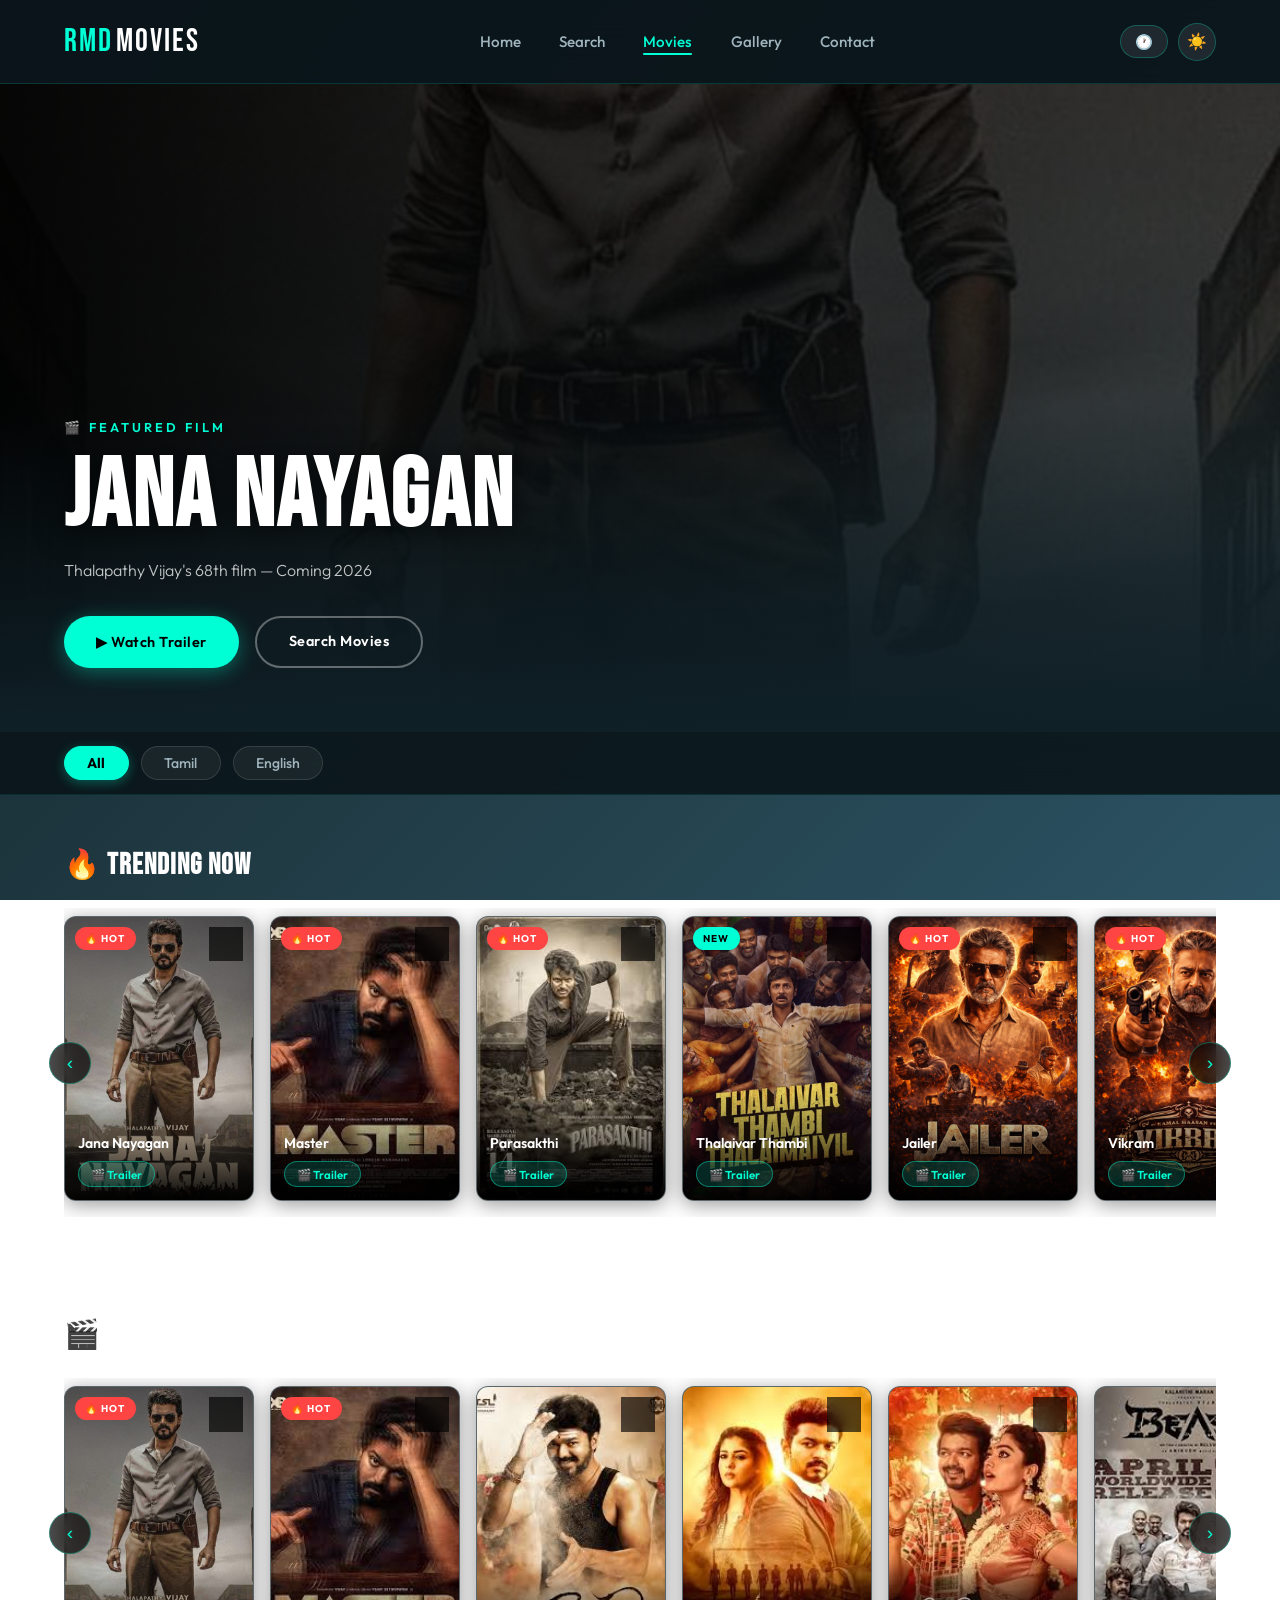
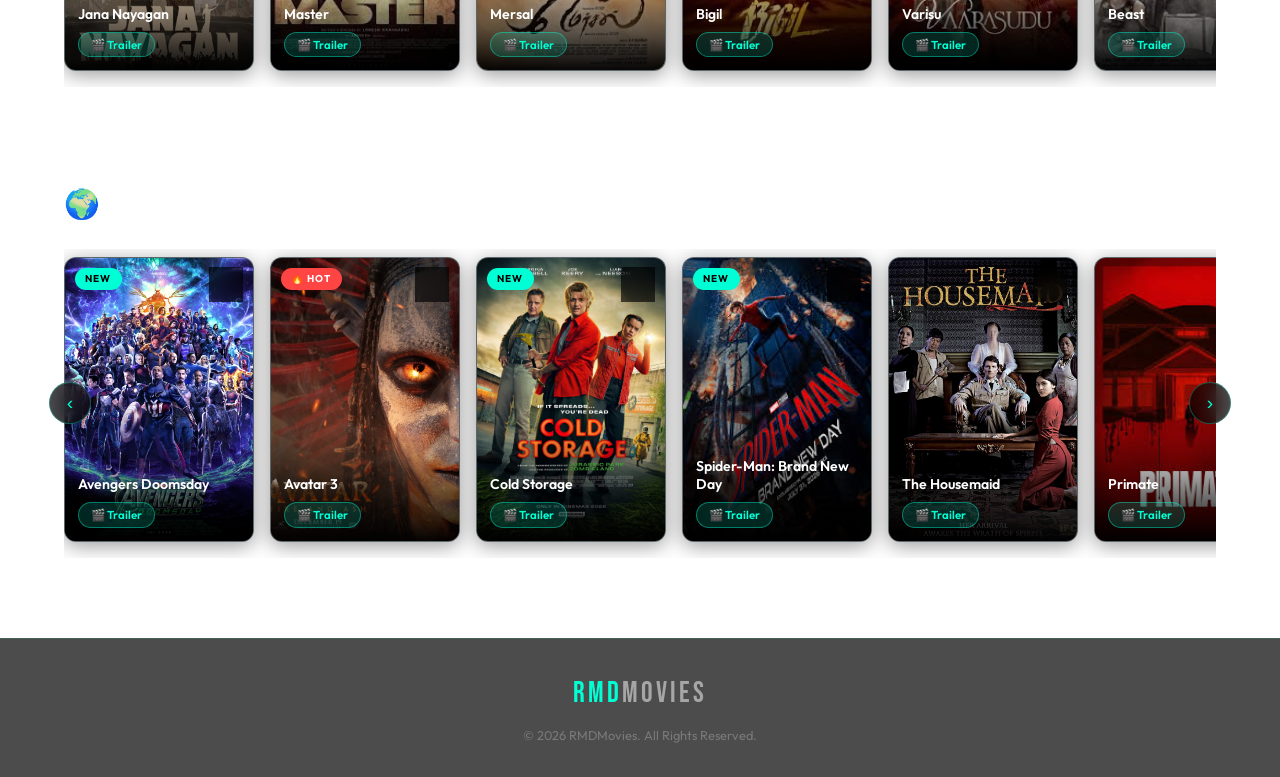
<file: index.html>
<!DOCTYPE html>
<html lang="en">
<head>
    <meta charset="UTF-8">
    <meta name="viewport" content="width=device-width, initial-scale=1.0">
    <title>RMD MOVIES - Movies</title>
    <link rel="icon" href="camera.png">
    <link rel="preconnect" href="https://fonts.googleapis.com">
    <link rel="preconnect" href="https://fonts.gstatic.com" crossorigin>
    <link href="https://fonts.googleapis.com/css2?family=Bebas+Neue&family=Outfit:wght@300;400;500;600;700&display=swap" rel="stylesheet">
    <link rel="stylesheet" href="index.css">
</head>
<body>

    <!-- Trailer Modal -->
    <div class="trailer-modal" id="trailerModal" onclick="if(event.target===this)closeTrailer()">
        <div class="trailer-modal-inner">
            <div class="trailer-modal-header">
                <span id="trailerTitle"></span>
                <button onclick="closeTrailer()" class="trailer-close">✕</button>
            </div>
            <div class="trailer-frame-wrapper">
                <iframe id="trailerFrame" src="" allow="autoplay; fullscreen" allowfullscreen frameborder="0"></iframe>
            </div>
        </div>
    </div>

    <!-- Watch Later Panel -->
    <div class="wl-panel" id="wlPanel">
        <div class="wl-panel-header">
            <h3>🕐 Watch Later</h3>
            <button id="wlClose">✕</button>
        </div>
        <div class="wl-list" id="wlList"></div>
    </div>
    <div class="wl-overlay" onclick="document.getElementById('wlPanel').classList.remove('open')"></div>

    <header class="navbar" id="navbar">
        <div class="logo">
            <span class="logo-rmd">RMD</span><span class="logo-movies">MOVIES</span>
        </div>
        <nav class="nav-links">
            <a href="home.html">Home</a>
            <a href="search.html">Search</a>
            <a href="index.html" class="active">Movies</a>
            <a href="gallery.html">Gallery</a>
            <a href="about.html">Contact</a>
        </nav>
        <div class="navbar-actions">
            <button class="wl-nav-btn" id="watchLaterBtn" title="Watch Later">
                🕐 <span class="wl-count" id="wlCount" style="display:none">0</span>
            </button>
            <button class="theme-toggle" id="themeToggle" title="Toggle theme">☀️</button>
            <button class="menu-toggle" id="menuToggle">&#9776;</button>
        </div>
    </header>

    <main>
        <!-- Hero Section -->
        <section class="hero">
            <div class="hero-overlay"></div>
            <div class="hero-content">
                <p class="hero-label">🎬 Featured Film</p>
                <h1 class="hero-title">Jana Nayagan</h1>
                <p class="hero-sub">Thalapathy Vijay's 68th film — Coming 2026</p>
                <div class="hero-actions">
                    <button class="btn btn-primary" onclick="openTrailer('Jana Nayagan')">▶ Watch Trailer</button>
                    <a href="search.html" class="btn btn-ghost">Search Movies</a>
                </div>
            </div>
        </section>

        <!-- Filter Pills -->
        <div class="filter-bar">
            <div class="filter-inner">
                <button class="filter-pill active" data-filter="all">All</button>
                <button class="filter-pill" data-filter="tamil">Tamil</button>
                <button class="filter-pill" data-filter="english">English</button>
            </div>
        </div>

        <!-- Movie Rows -->
        <div id="movieRows"></div>
    </main>

    <footer>
        <div class="footer-inner">
            <div class="footer-logo">RMD<span>MOVIES</span></div>
            <p class="footer-copy">&copy; 2026 RMDMovies. All Rights Reserved.</p>
        </div>
    </footer>

    <script src="index.js"></script>
</body>
</html>
</file>
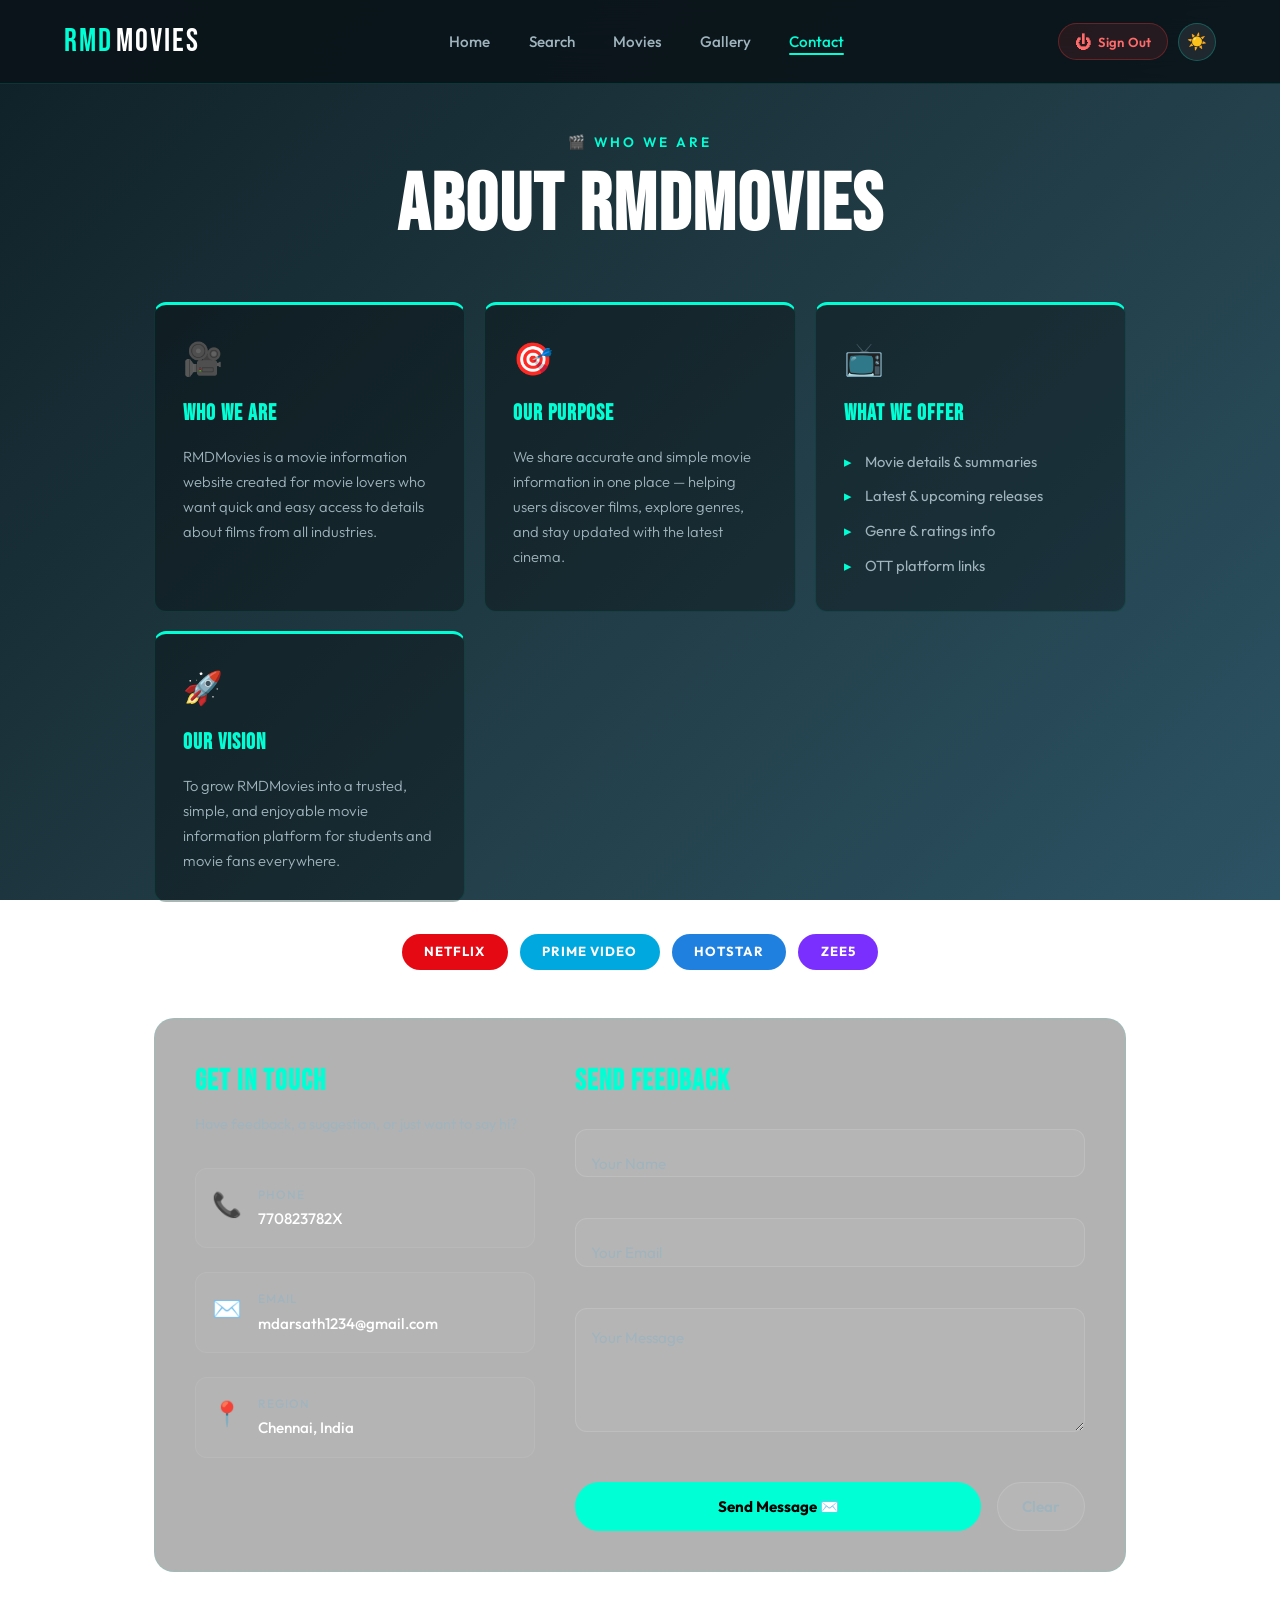
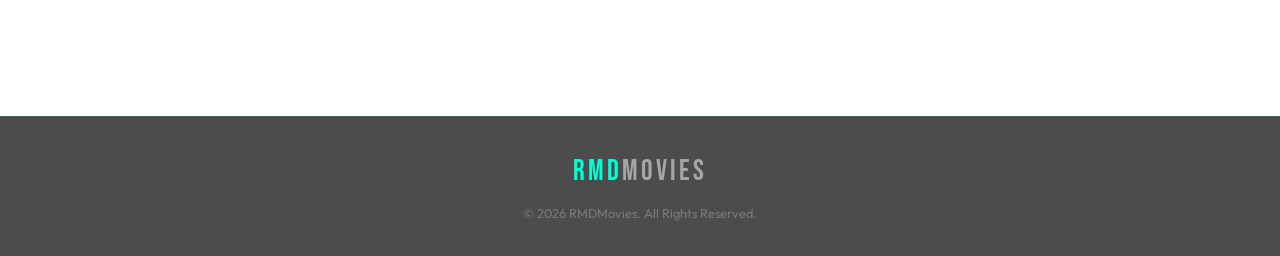
<file: about.html>
<!DOCTYPE html>
<html lang="en">
<head>
    <meta charset="UTF-8">
    <meta name="viewport" content="width=device-width, initial-scale=1.0">
    <title>RMD MOVIES - Contact</title>
    <link rel="icon" href="camera.png">
    <link rel="preconnect" href="https://fonts.googleapis.com">
    <link rel="preconnect" href="https://fonts.gstatic.com" crossorigin>
    <link href="https://fonts.googleapis.com/css2?family=Bebas+Neue&family=Outfit:wght@300;400;500;600;700&display=swap" rel="stylesheet">
    <link rel="stylesheet" href="about.css">
</head>
<body>
    <header class="navbar" id="navbar">
        <div class="logo">
            <span class="logo-rmd">RMD</span><span class="logo-movies">MOVIES</span>
        </div>
        <nav class="nav-links">
            <a href="home.html">Home</a>
            <a href="search.html">Search</a>
            <a href="index.html">Movies</a>
            <a href="gallery.html">Gallery</a>
            <a href="about.html" class="active">Contact</a>
        </nav>
        <div class="navbar-actions">
            <!-- User greeting (shown when logged in) -->
            <div class="user-info" id="userInfo">
                <span class="user-avatar" id="userAvatar">👤</span>
                <span class="user-name" id="userName"></span>
            </div>
            <button class="signout-btn" id="signoutBtn" title="Sign Out">
                <span class="signout-icon">⏻</span>
                <span class="signout-text">Sign Out</span>
            </button>
            <button class="theme-toggle" id="themeToggle" title="Toggle theme">☀️</button>
            <button class="menu-toggle" id="menuToggle">&#9776;</button>
        </div>
    </header>

    <main class="about-container">

        <!-- Page Header -->
        <div class="page-header">
            <p class="page-eyebrow">🎬 Who We Are</p>
            <h1 class="page-title">About RMDMovies</h1>
        </div>

        <!-- About Grid -->
        <div class="about-grid">
            <section class="about-card reveal">
                <div class="about-card-icon">🎥</div>
                <h2>Who We Are</h2>
                <p>RMDMovies is a movie information website created for movie lovers who want quick and easy access to details about films from all industries.</p>
            </section>
            <section class="about-card reveal">
                <div class="about-card-icon">🎯</div>
                <h2>Our Purpose</h2>
                <p>We share accurate and simple movie information in one place — helping users discover films, explore genres, and stay updated with the latest cinema.</p>
            </section>
            <section class="about-card reveal">
                <div class="about-card-icon">📺</div>
                <h2>What We Offer</h2>
                <ul>
                    <li>Movie details &amp; summaries</li>
                    <li>Latest &amp; upcoming releases</li>
                    <li>Genre &amp; ratings info</li>
                    <li>OTT platform links</li>
                </ul>
            </section>
            <section class="about-card reveal">
                <div class="about-card-icon">🚀</div>
                <h2>Our Vision</h2>
                <p>To grow RMDMovies into a trusted, simple, and enjoyable movie information platform for students and movie fans everywhere.</p>
            </section>
        </div>

        <!-- Platform Badges -->
        <div class="platforms-row reveal">
            <span class="platform netflix">Netflix</span>
            <span class="platform prime">Prime Video</span>
            <span class="platform hotstar">Hotstar</span>
            <span class="platform zee5">Zee5</span>
        </div>

        <!-- Contact Section -->
        <section class="contact-section reveal">
            <div class="contact-info">
                <h2>Get in Touch</h2>
                <p class="contact-sub">Have feedback, a suggestion, or just want to say hi?</p>

                <div class="contact-detail">
                    <span class="detail-icon">📞</span>
                    <div>
                        <p class="detail-label">Phone</p>
                        <p class="detail-value">770823782X</p>
                    </div>
                </div>
                <div class="contact-detail">
                    <span class="detail-icon">✉️</span>
                    <div>
                        <p class="detail-label">Email</p>
                        <p class="detail-value">mdarsath1234@gmail.com</p>
                    </div>
                </div>
                <div class="contact-detail">
                    <span class="detail-icon">📍</span>
                    <div>
                        <p class="detail-label">Region</p>
                        <p class="detail-value">Chennai, India</p>
                    </div>
                </div>
            </div>

            <div class="contact-form-wrapper">
                <h2>Send Feedback</h2>
                <form id="feedbackForm" novalidate>
                    <div class="form-group">
                        <input type="text" id="name" placeholder=" " required>
                        <label for="name">Your Name</label>
                        <span class="field-error" id="nameError"></span>
                    </div>
                    <div class="form-group">
                        <input type="email" id="email" placeholder=" " required>
                        <label for="email">Your Email</label>
                        <span class="field-error" id="emailError"></span>
                    </div>
                    <div class="form-group">
                        <textarea id="message" rows="5" placeholder=" " required></textarea>
                        <label for="message">Your Message</label>
                        <span class="field-error" id="messageError"></span>
                    </div>
                    <div class="form-buttons">
                        <button type="submit" id="submitBtn">Send Message ✉️</button>
                        <button type="reset" id="resetBtn">Clear</button>
                    </div>
                </form>
            </div>
        </section>

        <!-- Toast Notification -->
        <div class="toast" id="toast"></div>

    </main>

    <!-- Sign Out Confirmation Modal -->
    <div class="modal-overlay" id="signoutModal">
        <div class="modal">
            <div class="modal-icon">⏻</div>
            <h3 class="modal-title">Sign Out</h3>
            <p class="modal-msg">Are you sure you want to sign out?<br>
                <span id="modalUserName"></span>
            </p>
            <div class="modal-actions">
                <button class="modal-cancel" id="modalCancel">Cancel</button>
                <button class="modal-confirm" id="modalConfirm">Yes, Sign Out</button>
            </div>
        </div>
    </div>

    <footer>
        <div class="footer-inner">
            <div class="footer-logo">RMD<span>MOVIES</span></div>
            <p class="footer-copy">&copy; 2026 RMDMovies. All Rights Reserved.</p>
        </div>
    </footer>

    <script src="about.js"></script>
</body>
</html>
</file>
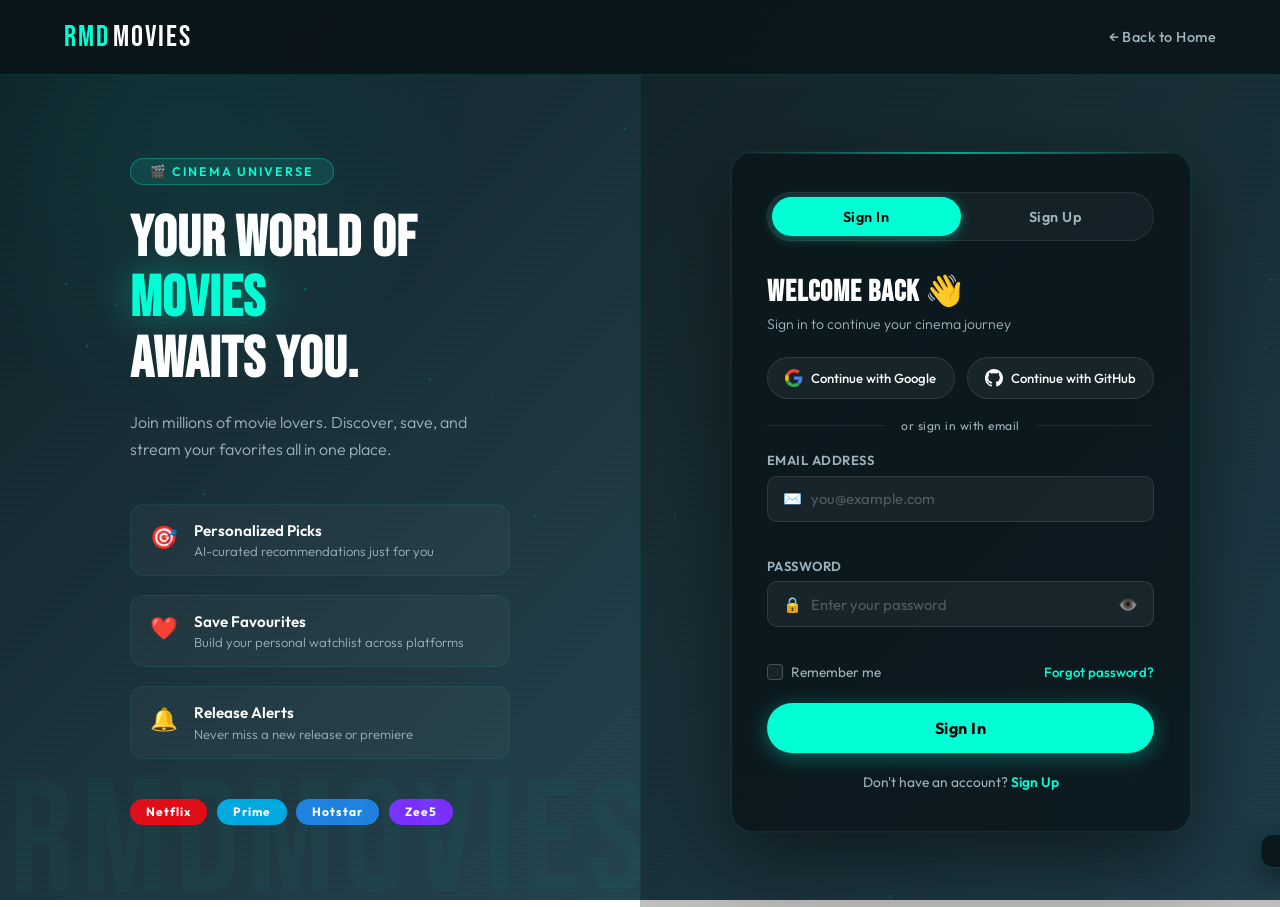
<file: auth.html>
<!DOCTYPE html>
<html lang="en">
<head>
    <meta charset="UTF-8">
    <meta name="viewport" content="width=device-width, initial-scale=1.0">
    <title>RMD MOVIES - Sign In</title>
    <link rel="icon" href="camera.png">
    <link rel="preconnect" href="https://fonts.googleapis.com">
    <link rel="preconnect" href="https://fonts.gstatic.com" crossorigin>
    <link href="https://fonts.googleapis.com/css2?family=Bebas+Neue&family=Outfit:wght@300;400;500;600;700&display=swap" rel="stylesheet">
    <link rel="stylesheet" href="auth.css">
</head>
<body>

    <!-- Particle Canvas -->
    <canvas id="particles"></canvas>

    <!-- Cinematic Overlay Lines -->
    <div class="scan-lines"></div>

    <!-- Navbar -->
    <header class="navbar">
        <a href="home.html" class="logo">
            <span class="logo-rmd">RMD</span><span class="logo-movies">MOVIES</span>
        </a>
        <a href="home.html" class="back-home">← Back to Home</a>
    </header>

    <!-- Auth Container -->
    <main class="auth-main">

        <!-- Left Panel - Branding -->
        <div class="auth-left">
            <div class="left-content">
                <div class="brand-badge">🎬 Cinema Universe</div>
                <h1 class="brand-title">
                    Your world of<br><span class="accent">movies</span><br>awaits you.
                </h1>
                <p class="brand-sub">Join millions of movie lovers. Discover, save, and stream your favorites all in one place.</p>

                <div class="feature-list">
                    <div class="feature-item">
                        <span class="feature-icon">🎯</span>
                        <div>
                            <p class="feature-title">Personalized Picks</p>
                            <p class="feature-desc">AI-curated recommendations just for you</p>
                        </div>
                    </div>
                    <div class="feature-item">
                        <span class="feature-icon">❤️</span>
                        <div>
                            <p class="feature-title">Save Favourites</p>
                            <p class="feature-desc">Build your personal watchlist across platforms</p>
                        </div>
                    </div>
                    <div class="feature-item">
                        <span class="feature-icon">🔔</span>
                        <div>
                            <p class="feature-title">Release Alerts</p>
                            <p class="feature-desc">Never miss a new release or premiere</p>
                        </div>
                    </div>
                </div>

                <div class="platform-row">
                    <span class="platform netflix">Netflix</span>
                    <span class="platform prime">Prime</span>
                    <span class="platform hotstar">Hotstar</span>
                    <span class="platform zee5">Zee5</span>
                </div>
            </div>
        </div>

        <!-- Right Panel - Auth Form -->
        <div class="auth-right">
            <div class="auth-card">

                <!-- Tab Switcher -->
                <div class="tab-switcher">
                    <button class="tab active" id="tabLogin" onclick="switchTab('login')">Sign In</button>
                    <button class="tab" id="tabSignup" onclick="switchTab('signup')">Sign Up</button>
                    <div class="tab-indicator" id="tabIndicator"></div>
                </div>

                <!-- ===== LOGIN FORM ===== -->
                <form class="auth-form active" id="loginForm" onsubmit="handleLogin(event)" novalidate>
                    <div class="form-header">
                        <h2 class="form-title">Welcome Back 👋</h2>
                        <p class="form-sub">Sign in to continue your cinema journey</p>
                    </div>

                    <!-- Social Login -->
                    <div class="social-login">
                        <button type="button" class="social-btn google" onclick="socialLogin('Google')">
                            <svg width="18" height="18" viewBox="0 0 48 48"><path fill="#EA4335" d="M24 9.5c3.5 0 6.6 1.2 9 3.2l6.7-6.7C35.8 2.5 30.2 0 24 0 14.6 0 6.6 5.4 2.7 13.3l7.8 6C12.4 13 17.8 9.5 24 9.5z"/><path fill="#4285F4" d="M46.5 24.5c0-1.6-.1-3.1-.4-4.5H24v8.5h12.7c-.5 2.8-2.2 5.2-4.7 6.8l7.3 5.7c4.3-4 6.7-9.8 6.7-16.5z"/><path fill="#FBBC05" d="M10.5 28.7a14.5 14.5 0 0 1 0-9.4l-7.8-6A24 24 0 0 0 0 24c0 3.8.9 7.5 2.7 10.7l7.8-6z"/><path fill="#34A853" d="M24 48c6.2 0 11.4-2 15.2-5.5l-7.3-5.7c-2 1.4-4.6 2.2-7.9 2.2-6.2 0-11.5-4.2-13.5-9.8l-7.8 6C6.6 42.6 14.6 48 24 48z"/></svg>
                            Continue with Google
                        </button>
                        <button type="button" class="social-btn github" onclick="socialLogin('GitHub')">
                            <svg width="18" height="18" viewBox="0 0 24 24" fill="currentColor"><path d="M12 0C5.37 0 0 5.37 0 12c0 5.31 3.435 9.795 8.205 11.385.6.105.825-.255.825-.57 0-.285-.015-1.23-.015-2.235-3.015.555-3.795-.735-4.035-1.41-.135-.345-.72-1.41-1.23-1.695-.42-.225-1.02-.78-.015-.795.945-.015 1.62.87 1.845 1.23 1.08 1.815 2.805 1.305 3.495.99.105-.78.42-1.305.765-1.605-2.67-.3-5.46-1.335-5.46-5.925 0-1.305.465-2.385 1.23-3.225-.12-.3-.54-1.53.12-3.18 0 0 1.005-.315 3.3 1.23.96-.27 1.98-.405 3-.405s2.04.135 3 .405c2.295-1.56 3.3-1.23 3.3-1.23.66 1.65.24 2.88.12 3.18.765.84 1.23 1.905 1.23 3.225 0 4.605-2.805 5.625-5.475 5.925.435.375.81 1.095.81 2.22 0 1.605-.015 2.895-.015 3.3 0 .315.225.69.825.57A12.02 12.02 0 0 0 24 12c0-6.63-5.37-12-12-12z"/></svg>
                            Continue with GitHub
                        </button>
                    </div>

                    <div class="divider"><span>or sign in with email</span></div>

                    <div class="input-group">
                        <label for="loginEmail">Email Address</label>
                        <div class="input-wrap">
                            <span class="input-icon">✉️</span>
                            <input type="email" id="loginEmail" placeholder="you@example.com" autocomplete="email">
                        </div>
                        <p class="field-error" id="loginEmailErr"></p>
                    </div>

                    <div class="input-group">
                        <label for="loginPassword">Password</label>
                        <div class="input-wrap">
                            <span class="input-icon">🔒</span>
                            <input type="password" id="loginPassword" placeholder="Enter your password" autocomplete="current-password">
                            <button type="button" class="eye-btn" onclick="togglePassword('loginPassword', this)">👁️</button>
                        </div>
                        <p class="field-error" id="loginPassErr"></p>
                    </div>

                    <div class="form-extras">
                        <label class="checkbox-wrap">
                            <input type="checkbox" id="rememberMe"> Remember me
                        </label>
                        <a href="#" class="forgot-link" onclick="showForgot()">Forgot password?</a>
                    </div>

                    <button type="submit" class="submit-btn" id="loginBtn">
                        <span class="btn-text">Sign In</span>
                        <span class="btn-loader" id="loginLoader"></span>
                    </button>

                    <p class="switch-text">Don't have an account? <a onclick="switchTab('signup')">Sign Up</a></p>
                </form>

                <!-- ===== SIGNUP FORM ===== -->
                <form class="auth-form" id="signupForm" onsubmit="handleSignup(event)" novalidate>
                    <div class="form-header">
                        <h2 class="form-title">Create Account 🎬</h2>
                        <p class="form-sub">Join the RMD Movies community today</p>
                    </div>

                    <div class="social-login">
                        <button type="button" class="social-btn google" onclick="socialLogin('Google')">
                            <svg width="18" height="18" viewBox="0 0 48 48"><path fill="#EA4335" d="M24 9.5c3.5 0 6.6 1.2 9 3.2l6.7-6.7C35.8 2.5 30.2 0 24 0 14.6 0 6.6 5.4 2.7 13.3l7.8 6C12.4 13 17.8 9.5 24 9.5z"/><path fill="#4285F4" d="M46.5 24.5c0-1.6-.1-3.1-.4-4.5H24v8.5h12.7c-.5 2.8-2.2 5.2-4.7 6.8l7.3 5.7c4.3-4 6.7-9.8 6.7-16.5z"/><path fill="#FBBC05" d="M10.5 28.7a14.5 14.5 0 0 1 0-9.4l-7.8-6A24 24 0 0 0 0 24c0 3.8.9 7.5 2.7 10.7l7.8-6z"/><path fill="#34A853" d="M24 48c6.2 0 11.4-2 15.2-5.5l-7.3-5.7c-2 1.4-4.6 2.2-7.9 2.2-6.2 0-11.5-4.2-13.5-9.8l-7.8 6C6.6 42.6 14.6 48 24 48z"/></svg>
                            Continue with Google
                        </button>
                        <button type="button" class="social-btn github" onclick="socialLogin('GitHub')">
                            <svg width="18" height="18" viewBox="0 0 24 24" fill="currentColor"><path d="M12 0C5.37 0 0 5.37 0 12c0 5.31 3.435 9.795 8.205 11.385.6.105.825-.255.825-.57 0-.285-.015-1.23-.015-2.235-3.015.555-3.795-.735-4.035-1.41-.135-.345-.72-1.41-1.23-1.695-.42-.225-1.02-.78-.015-.795.945-.015 1.62.87 1.845 1.23 1.08 1.815 2.805 1.305 3.495.99.105-.78.42-1.305.765-1.605-2.67-.3-5.46-1.335-5.46-5.925 0-1.305.465-2.385 1.23-3.225-.12-.3-.54-1.53.12-3.18 0 0 1.005-.315 3.3 1.23.96-.27 1.98-.405 3-.405s2.04.135 3 .405c2.295-1.56 3.3-1.23 3.3-1.23.66 1.65.24 2.88.12 3.18.765.84 1.23 1.905 1.23 3.225 0 4.605-2.805 5.625-5.475 5.925.435.375.81 1.095.81 2.22 0 1.605-.015 2.895-.015 3.3 0 .315.225.69.825.57A12.02 12.02 0 0 0 24 12c0-6.63-5.37-12-12-12z"/></svg>
                            Continue with GitHub
                        </button>
                    </div>

                    <div class="divider"><span>or sign up with email</span></div>

                    <div class="name-row">
                        <div class="input-group">
                            <label for="firstName">First Name</label>
                            <div class="input-wrap">
                                <span class="input-icon">👤</span>
                                <input type="text" id="firstName" placeholder="John" autocomplete="given-name">
                            </div>
                            <p class="field-error" id="firstNameErr"></p>
                        </div>
                        <div class="input-group">
                            <label for="lastName">Last Name</label>
                            <div class="input-wrap">
                                <span class="input-icon">👤</span>
                                <input type="text" id="lastName" placeholder="Doe" autocomplete="family-name">
                            </div>
                        </div>
                    </div>

                    <div class="input-group">
                        <label for="signupEmail">Email Address</label>
                        <div class="input-wrap">
                            <span class="input-icon">✉️</span>
                            <input type="email" id="signupEmail" placeholder="you@example.com" autocomplete="email">
                        </div>
                        <p class="field-error" id="signupEmailErr"></p>
                    </div>

                    <div class="input-group">
                        <label for="signupPassword">Password</label>
                        <div class="input-wrap">
                            <span class="input-icon">🔒</span>
                            <input type="password" id="signupPassword" placeholder="Create a strong password" oninput="updateStrength(this.value)" autocomplete="new-password">
                            <button type="button" class="eye-btn" onclick="togglePassword('signupPassword', this)">👁️</button>
                        </div>
                        <div class="strength-bar">
                            <div class="strength-fill" id="strengthFill"></div>
                        </div>
                        <p class="strength-label" id="strengthLabel"></p>
                        <p class="field-error" id="signupPassErr"></p>
                    </div>

                    <div class="input-group">
                        <label for="confirmPassword">Confirm Password</label>
                        <div class="input-wrap">
                            <span class="input-icon">🔒</span>
                            <input type="password" id="confirmPassword" placeholder="Repeat your password" autocomplete="new-password">
                            <button type="button" class="eye-btn" onclick="togglePassword('confirmPassword', this)">👁️</button>
                        </div>
                        <p class="field-error" id="confirmPassErr"></p>
                    </div>

                    <label class="checkbox-wrap terms-wrap">
                        <input type="checkbox" id="agreeTerms">
                        I agree to the <a href="#">Terms of Service</a> and <a href="#">Privacy Policy</a>
                    </label>
                    <p class="field-error" id="termsErr"></p>

                    <button type="submit" class="submit-btn" id="signupBtn">
                        <span class="btn-text">Create Account</span>
                        <span class="btn-loader" id="signupLoader"></span>
                    </button>

                    <p class="switch-text">Already have an account? <a onclick="switchTab('login')">Sign In</a></p>
                </form>

            </div>
        </div>
    </main>

    <!-- Toast Notification -->
    <div class="toast" id="toast">
        <span class="toast-icon" id="toastIcon"></span>
        <span class="toast-msg" id="toastMsg"></span>
    </div>

    <!-- Forgot Password Modal -->
    <div class="modal-overlay" id="forgotOverlay" onclick="closeForgot()">
        <div class="modal" onclick="event.stopPropagation()">
            <button class="modal-close" onclick="closeForgot()">✕</button>
            <h3>Reset Password 🔑</h3>
            <p>Enter your email and we'll send you a reset link.</p>
            <div class="input-group" style="margin-top:1.5rem">
                <div class="input-wrap">
                    <span class="input-icon">✉️</span>
                    <input type="email" id="forgotEmail" placeholder="your@email.com">
                </div>
            </div>
            <button class="submit-btn" style="margin-top:1rem" onclick="sendReset()">Send Reset Link</button>
        </div>
    </div>

    <script src="auth.js"></script>
</body>
</html>
</file>
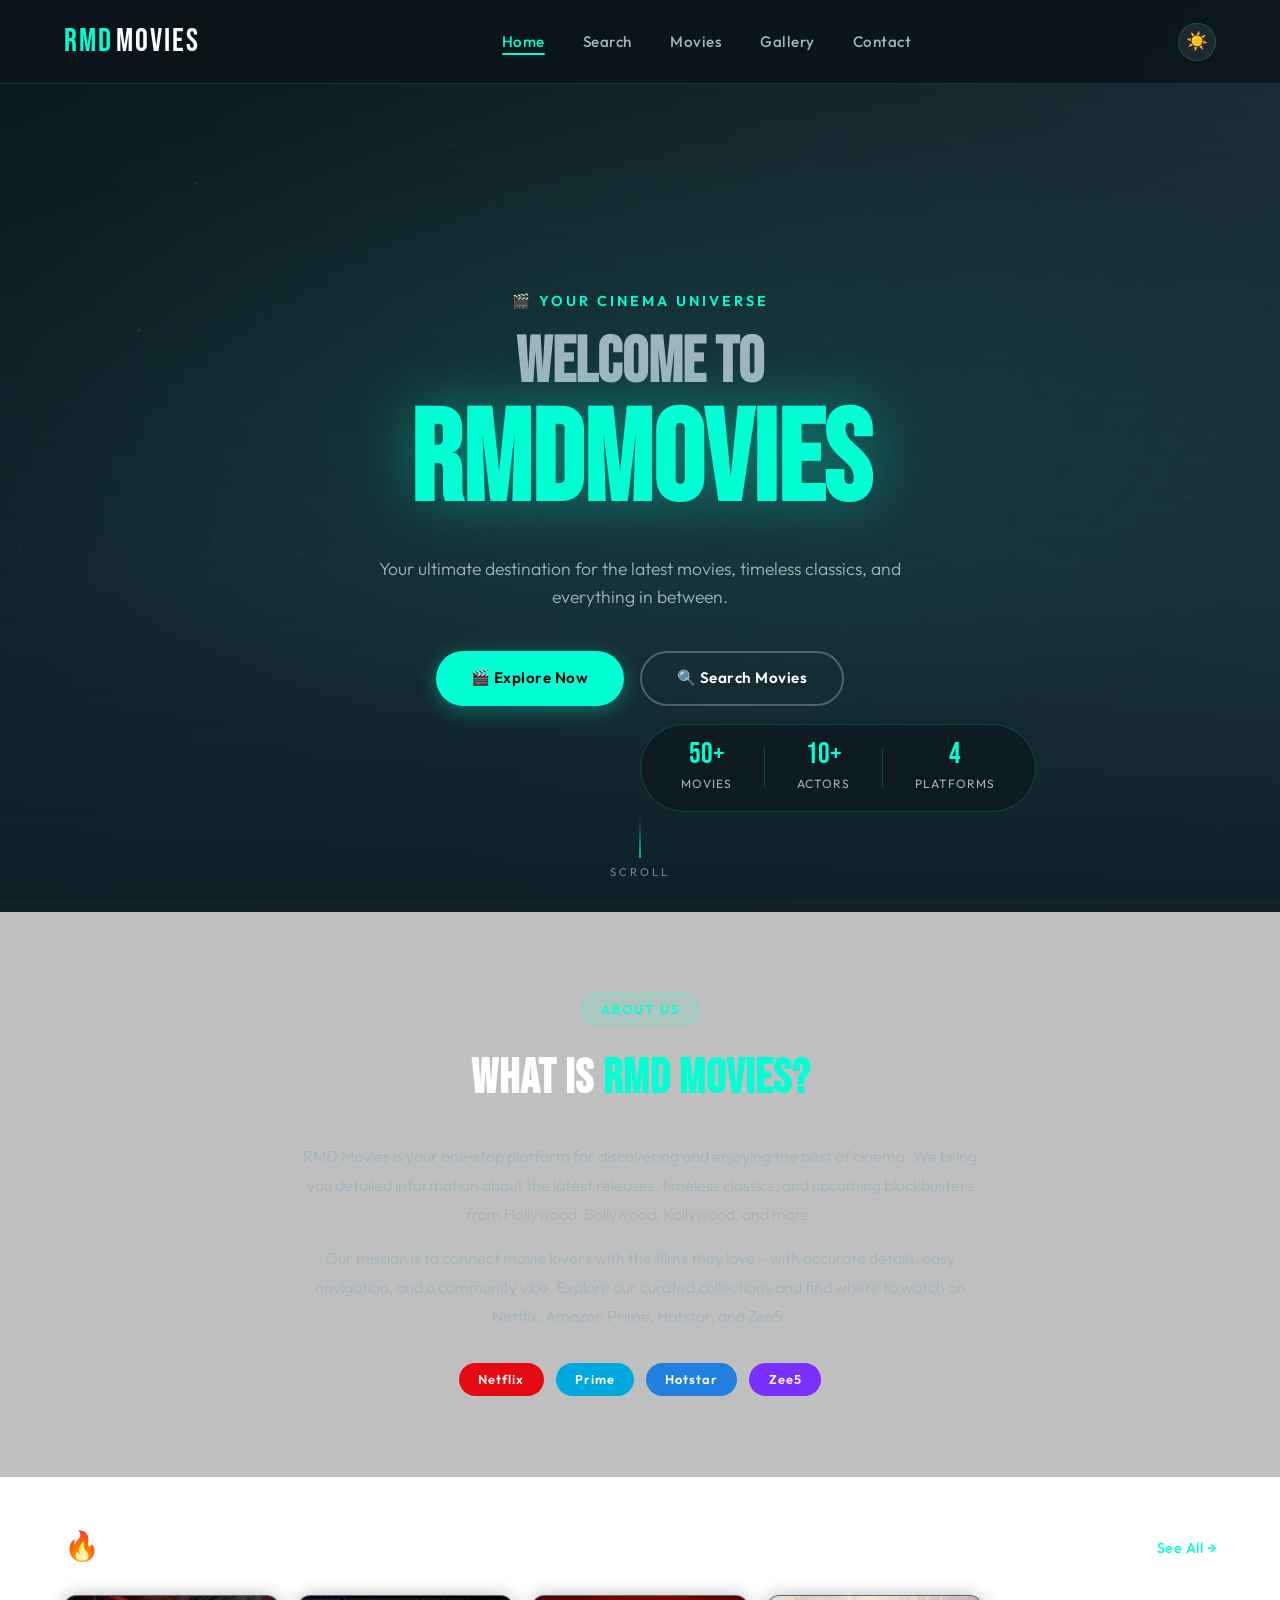
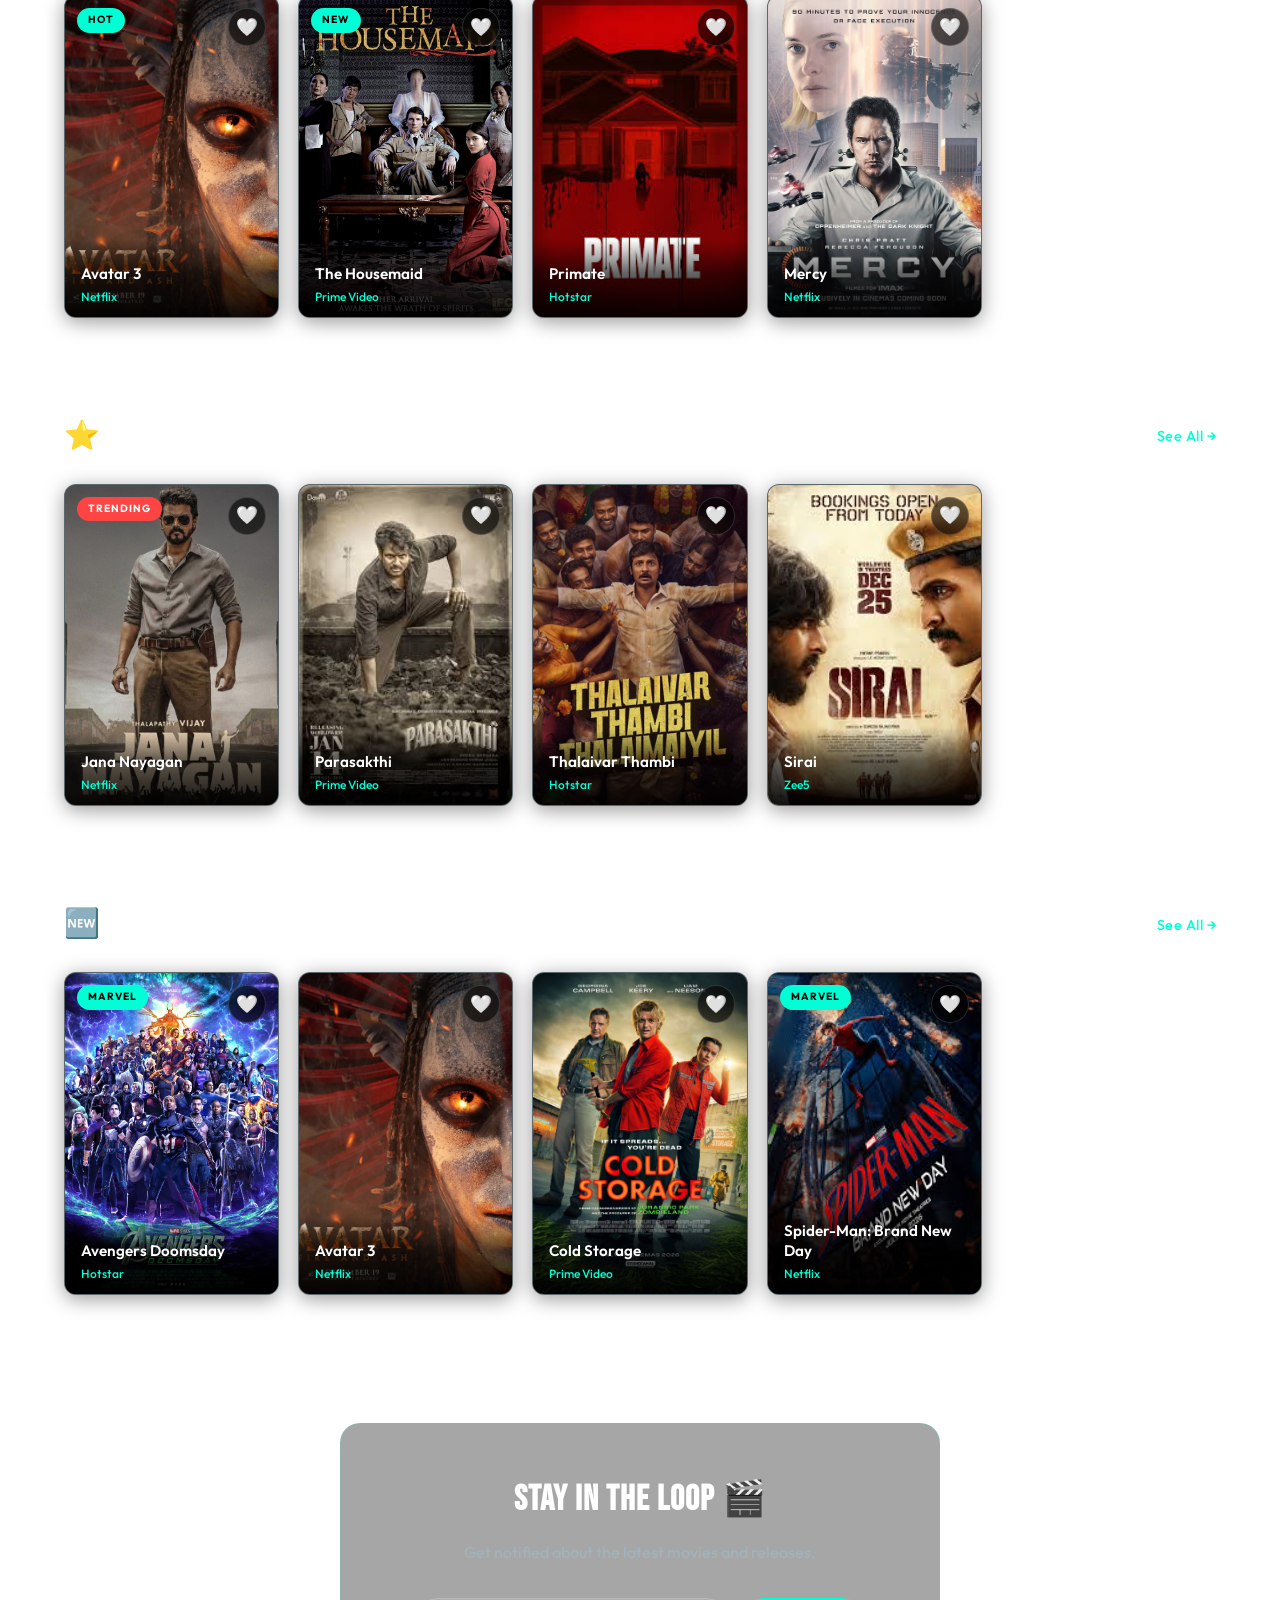
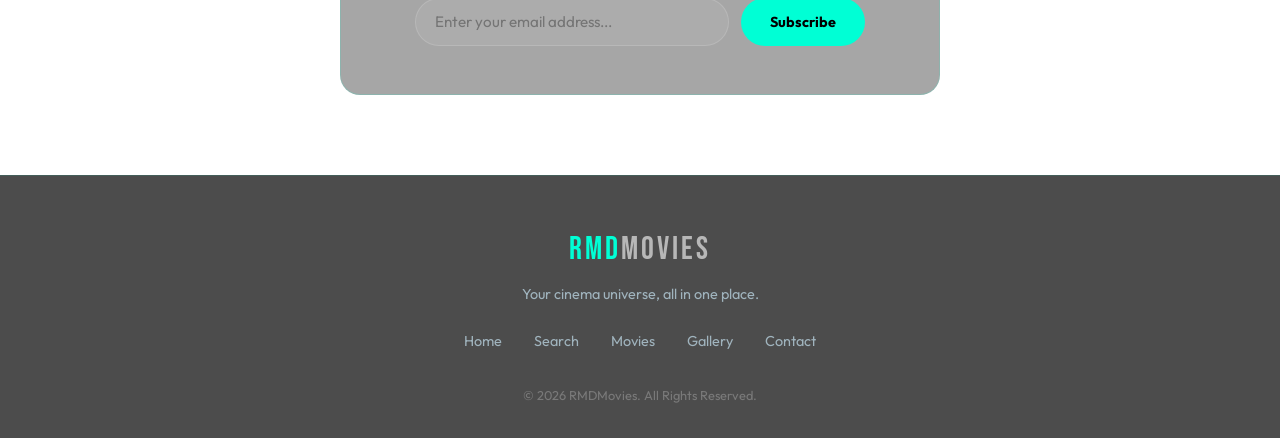
<file: home.html>
<!DOCTYPE html>
<html lang="en">
<head>
    <meta charset="UTF-8">
    <meta name="viewport" content="width=device-width, initial-scale=1.0">
    <title>RMD MOVIES - Home</title>
    <link rel="icon" href="camera.png">
    <link rel="preconnect" href="https://fonts.googleapis.com">
    <link rel="preconnect" href="https://fonts.gstatic.com" crossorigin>
    <link href="https://fonts.googleapis.com/css2?family=Bebas+Neue&family=Outfit:wght@300;400;500;600;700&display=swap" rel="stylesheet">
    <link rel="stylesheet" href="home.css">
</head>
<body>

    <!-- Loading Screen -->
    <div class="loader" id="loader">
        <div class="loader-logo">RMD<span>MOVIES</span></div>
        <div class="loader-bar"><div class="loader-fill"></div></div>
    </div>

    <!-- Particle Background -->
    <canvas id="particles"></canvas>

    <header class="navbar" id="navbar">
        <div class="logo">
            <span class="logo-rmd">RMD</span><span class="logo-movies">MOVIES</span>
        </div>
        <nav class="nav-links">
            <a href="home.html" class="active">Home</a>
            <a href="search.html">Search</a>
            <a href="index.html">Movies</a>
            <a href="gallery.html">Gallery</a>
            <a href="about.html">Contact</a>
        </nav>
        <div class="nav-actions">
            <button class="theme-toggle" id="themeToggle" title="Toggle Theme">☀️</button>
            <button class="menu-toggle" id="menuToggle">&#9776;</button>
        </div>
    </header>

    <main>
        <!-- Hero Section -->
        <section class="hero">
            <div class="hero-bg-overlay"></div>
            <div class="hero-content">
                <p class="hero-eyebrow">🎬 Your Cinema Universe</p>
                <h1 class="hero-title">
                    <span class="line1">Welcome to</span>
                    <span class="line2">RMDMovies</span>
                </h1>
                <p class="hero-sub">Your ultimate destination for the latest movies, timeless classics, and everything in between.</p>
                <div class="hero-buttons">
                    <a href="index.html" class="btn btn-primary">🎬 Explore Now</a>
                    <a href="search.html" class="btn btn-ghost">🔍 Search Movies</a>
                </div>
            </div>
            <div class="hero-stats">
                <div class="stat">
                    <span class="stat-num">50+</span>
                    <span class="stat-label">Movies</span>
                </div>
                <div class="stat-divider"></div>
                <div class="stat">
                    <span class="stat-num">10+</span>
                    <span class="stat-label">Actors</span>
                </div>
                <div class="stat-divider"></div>
                <div class="stat">
                    <span class="stat-num">4</span>
                    <span class="stat-label">Platforms</span>
                </div>
            </div>
            <div class="scroll-indicator">
                <span></span>
                <p>Scroll</p>
            </div>
        </section>

        <!-- About RMD Movies Section -->
        <section class="about-rmd reveal">
            <div class="about-badge">About Us</div>
            <h2 class="section-title">What is <span class="accent">RMD Movies?</span></h2>
            <div class="about-content">
                <p>RMD Movies is your one‑stop platform for discovering and enjoying the best of cinema. We bring you detailed information about the latest releases, timeless classics, and upcoming blockbusters from Hollywood, Bollywood, Kollywood, and more.</p>
                <p>Our mission is to connect movie lovers with the films they love – with accurate details, easy navigation, and a community vibe. Explore our curated collections and find where to watch on Netflix, Amazon Prime, Hotstar, and Zee5.</p>
            </div>
            <div class="platform-badges">
                <span class="platform netflix">Netflix</span>
                <span class="platform prime">Prime</span>
                <span class="platform hotstar">Hotstar</span>
                <span class="platform zee5">Zee5</span>
            </div>
        </section>

        <!-- Trending Movies Row -->
        <section class="movie-row reveal">
            <div class="row-header">
                <h2 class="row-title"><span class="fire">🔥</span> Trending Now</h2>
                <a href="index.html" class="see-all">See All →</a>
            </div>
            <div class="movie-grid">
                <a href="https://www.netflix.com" target="_blank" class="movie-card">
                    <div class="card-badge">Hot</div>
                    <img src="avatar-3-fire-and-ash-movie-poster.webp" alt="Avatar 3">
                    <div class="card-overlay">
                        <p class="card-title">Avatar 3</p>
                        <p class="card-platform">Netflix</p>
                    </div>
                    <button class="like-btn" onclick="likeMovie(event)" aria-label="Like">🤍</button>
                </a>
                <a href="https://www.amazonprimevideo.com" target="_blank" class="movie-card">
                    <div class="card-badge">New</div>
                    <img src="91GxiV5RwdL._AC_UF1000,1000_QL80_.jpg" alt="The Housemaid">
                    <div class="card-overlay">
                        <p class="card-title">The Housemaid</p>
                        <p class="card-platform">Prime Video</p>
                    </div>
                    <button class="like-btn" onclick="likeMovie(event)" aria-label="Like">🤍</button>
                </a>
                <a href="https://www.hotstar.com" target="_blank" class="movie-card">
                    <img src="images (2).jpg" alt="Primate">
                    <div class="card-overlay">
                        <p class="card-title">Primate</p>
                        <p class="card-platform">Hotstar</p>
                    </div>
                    <button class="like-btn" onclick="likeMovie(event)" aria-label="Like">🤍</button>
                </a>
                <a href="https://www.netflix.com" target="_blank" class="movie-card">
                    <img src="MV5BM2UzYmIyZTAtNmZlZi00MGMxLTk4ZDQtNDZjNDVhNzM1NzRmXkEyXkFqcGc@._V1_.jpg" alt="Mercy">
                    <div class="card-overlay">
                        <p class="card-title">Mercy</p>
                        <p class="card-platform">Netflix</p>
                    </div>
                    <button class="like-btn" onclick="likeMovie(event)" aria-label="Like">🤍</button>
                </a>
            </div>
        </section>

        <!-- Top Picks Row -->
        <section class="movie-row reveal">
            <div class="row-header">
                <h2 class="row-title">⭐ Top Picks for You</h2>
                <a href="index.html" class="see-all">See All →</a>
            </div>
            <div class="movie-grid">
                <a href="https://www.netflix.com" target="_blank" class="movie-card">
                    <div class="card-badge trending">Trending</div>
                    <img src="jana--6c8caf60-dbdd-11f0-a680-332b345d0f23.jpg" alt="Jana Nayagan">
                    <div class="card-overlay">
                        <p class="card-title">Jana Nayagan</p>
                        <p class="card-platform">Netflix</p>
                    </div>
                    <button class="like-btn" onclick="likeMovie(event)" aria-label="Like">🤍</button>
                </a>
                <a href="https://www.amazonprimevideo.com" target="_blank" class="movie-card">
                    <img src="images.jpg" alt="parasakthi">
                    <div class="card-overlay">
                        <p class="card-title">Parasakthi</p>
                        <p class="card-platform">Prime Video</p>
                    </div>
                    <button class="like-btn" onclick="likeMovie(event)" aria-label="Like">🤍</button>
                </a>
                <a href="https://www.hotstar.com" target="_blank" class="movie-card">
                    <img src="Thalaivar-Thambi-Thalaimaiyil-12145180-eeb8-11f0-af41-ad503c0c7315.jpg" alt="Thalaivar Thambi">
                    <div class="card-overlay">
                        <p class="card-title">Thalaivar Thambi</p>
                        <p class="card-platform">Hotstar</p>
                    </div>
                    <button class="like-btn" onclick="likeMovie(event)" aria-label="Like">🤍</button>
                </a>
                <a href="https://www.zee5.com" target="_blank" class="movie-card">
                    <img src="download.jpg" alt="Sirai">
                    <div class="card-overlay">
                        <p class="card-title">Sirai</p>
                        <p class="card-platform">Zee5</p>
                    </div>
                    <button class="like-btn" onclick="likeMovie(event)" aria-label="Like">🤍</button>
                </a>
            </div>
        </section>

        <!-- Recently Added Row -->
        <section class="movie-row reveal">
            <div class="row-header">
                <h2 class="row-title">🆕 Recently Added</h2>
                <a href="index.html" class="see-all">See All →</a>
            </div>
            <div class="movie-grid">
                <a href="https://www.hotstar.com" target="_blank" class="movie-card">
                    <div class="card-badge">Marvel</div>
                    <img src="avengers-doomsday-poster-featuring-everyone-my-biggest-v0-39utp2oos39g1.webp" alt="Avengers Doomsday">
                    <div class="card-overlay">
                        <p class="card-title">Avengers Doomsday</p>
                        <p class="card-platform">Hotstar</p>
                    </div>
                    <button class="like-btn" onclick="likeMovie(event)" aria-label="Like">🤍</button>
                </a>
                <a href="https://www.netflix.com" target="_blank" class="movie-card">
                    <img src="avatar-3-fire-and-ash-movie-poster.webp" alt="Avatar 3">
                    <div class="card-overlay">
                        <p class="card-title">Avatar 3</p>
                        <p class="card-platform">Netflix</p>
                    </div>
                    <button class="like-btn" onclick="likeMovie(event)" aria-label="Like">🤍</button>
                </a>
                <a href="https://www.amazonprimevideo.com" target="_blank" class="movie-card">
                    <img src="MV5BOWFlZmZiNWMtY2U4Mi00ZGY1LTgzZTItMTkxZjczNjAyNGI0XkEyXkFqcGc@._V1_.jpg" alt="Cold Storage">
                    <div class="card-overlay">
                        <p class="card-title">Cold Storage</p>
                        <p class="card-platform">Prime Video</p>
                    </div>
                    <button class="like-btn" onclick="likeMovie(event)" aria-label="Like">🤍</button>
                </a>
                <a href="https://www.netflix.com" target="_blank" class="movie-card">
                    <div class="card-badge">Marvel</div>
                    <img src="images (1).jpg" alt="Spider Man">
                    <div class="card-overlay">
                        <p class="card-title">Spider-Man: Brand New Day</p>
                        <p class="card-platform">Netflix</p>
                    </div>
                    <button class="like-btn" onclick="likeMovie(event)" aria-label="Like">🤍</button>
                </a>
            </div>
        </section>

        <!-- Newsletter -->
        <section class="newsletter reveal">
            <div class="newsletter-inner">
                <h2>Stay in the Loop 🎬</h2>
                <p>Get notified about the latest movies and releases.</p>
                <div class="newsletter-form">
                    <input type="email" placeholder="Enter your email address..." id="newsletterEmail">
                    <button onclick="subscribeNewsletter()">Subscribe</button>
                </div>
            </div>
        </section>
    </main>

    <footer>
        <div class="footer-inner">
            <div class="footer-logo">RMD<span>MOVIES</span></div>
            <p class="footer-tagline">Your cinema universe, all in one place.</p>
            <nav class="footer-nav">
                <a href="home.html">Home</a>
                <a href="search.html">Search</a>
                <a href="index.html">Movies</a>
                <a href="gallery.html">Gallery</a>
                <a href="about.html">Contact</a>
            </nav>
            <p class="footer-copy">&copy; 2026 RMDMovies. All Rights Reserved.</p>
        </div>
    </footer>

    <!-- Back to Top Button -->
    <button class="back-to-top" id="backToTop" title="Back to top">↑</button>

    <script src="home.js"></script>
    <script>
        // Hide loader
        window.addEventListener('load', () => {
            setTimeout(() => {
                document.getElementById('loader').classList.add('hidden');
            }, 1200);
        });
    </script>
</body>
</html>
</file>
<file: index.css>
/* ============================================
   RMD MOVIES - INDEX (MOVIES) CSS - ENHANCED
   + Dark / Light Mode
============================================ */

:root {
    --bg-dark: #0f2027;
    --bg-mid: #203a43;
    --bg-light: #2c5364;
    --accent: #00ffd5;
    --accent-dark: #00ccaa;
    --text: #ffffff;
    --text-muted: #a0b4be;
    --card-bg: rgba(15, 32, 39, 0.7);
    --font-display: 'Bebas Neue', cursive;
    --font-body: 'Outfit', sans-serif;
    --radius: 12px;
    --transition: 0.3s cubic-bezier(0.4, 0, 0.2, 1);
}

/* ── Light Mode Variables ── */
body.light-mode {
    --bg-dark: #f0f4f8;
    --bg-mid: #dce8f0;
    --bg-light: #c8dce8;
    --text: #0f2027;
    --text-muted: #3a5a6a;
    --card-bg: rgba(255, 255, 255, 0.85);
}

* { margin: 0; padding: 0; box-sizing: border-box; }
html { scroll-behavior: smooth; }

body {
    background: linear-gradient(135deg, var(--bg-dark) 0%, var(--bg-mid) 50%, var(--bg-light) 100%);
    background-attachment: fixed;
    color: var(--text);
    font-family: var(--font-body);
    line-height: 1.6;
    min-height: 100vh;
    transition: background 0.4s ease, color 0.4s ease;
}

/* ── Navbar ── */
.navbar {
    display: flex;
    justify-content: space-between;
    align-items: center;
    padding: 1rem 5%;
    background: rgba(10, 20, 25, 0.92);
    backdrop-filter: blur(20px);
    position: sticky;
    top: 0;
    z-index: 1000;
    border-bottom: 1px solid rgba(0, 255, 213, 0.15);
    gap: 1rem;
}

body.light-mode .navbar {
    background: rgba(240, 244, 248, 0.95);
    border-bottom-color: rgba(0, 180, 150, 0.25);
}

.logo { font-family: var(--font-display); font-size: 2rem; letter-spacing: 2px; }
.logo-rmd { color: var(--accent); }
.logo-movies { color: var(--text); margin-left: 3px; }

.nav-links a {
    color: var(--text-muted);
    text-decoration: none;
    margin-left: 2.2rem;
    font-size: 0.95rem;
    font-weight: 500;
    position: relative;
    transition: color var(--transition);
}
.nav-links a::after {
    content: '';
    position: absolute;
    bottom: -4px; left: 0;
    width: 0; height: 2px;
    background: var(--accent);
    transition: width var(--transition);
    border-radius: 2px;
}
.nav-links a:hover, .nav-links a.active { color: var(--accent); }
.nav-links a:hover::after, .nav-links a.active::after { width: 100%; }

.navbar-actions {
    display: flex;
    align-items: center;
    gap: 0.6rem;
    flex-shrink: 0;
}

.theme-toggle {
    background: rgba(255,255,255,0.08);
    border: 1.5px solid rgba(0,255,213,0.25);
    border-radius: 50%;
    width: 38px; height: 38px;
    font-size: 1rem;
    cursor: pointer;
    transition: all var(--transition);
    display: flex; align-items: center; justify-content: center;
}
.theme-toggle:hover { background: rgba(0,255,213,0.15); transform: rotate(20deg); }
body.light-mode .theme-toggle { background: rgba(0,0,0,0.06); border-color: rgba(0,180,150,0.3); }

.wl-nav-btn {
    background: rgba(255,255,255,0.08);
    border: 1.5px solid rgba(0,255,213,0.25);
    border-radius: 50px;
    padding: 0.4rem 0.9rem;
    color: var(--text);
    font-family: var(--font-body);
    font-size: 0.9rem;
    cursor: pointer;
    transition: all var(--transition);
    display: flex; align-items: center; gap: 0.4rem;
    position: relative;
}
.wl-nav-btn:hover { background: rgba(0,255,213,0.1); border-color: var(--accent); }

.wl-count {
    background: var(--accent);
    color: #000;
    font-size: 0.7rem;
    font-weight: 700;
    min-width: 18px; height: 18px;
    border-radius: 50px;
    display: inline-flex;
    align-items: center;
    justify-content: center;
    padding: 0 4px;
}

.menu-toggle { display: none; background: none; border: none; color: var(--accent); font-size: 1.5rem; cursor: pointer; }

/* ── Hero ── */
.hero {
    position: relative;
    height: 72vh;
    min-height: 500px;
    display: flex;
    align-items: flex-end;
    padding: 0 5% 4rem;
    background:
        linear-gradient(to right, rgba(0,0,0,0.9) 0%, rgba(0,0,0,0.4) 60%, transparent 100%),
        linear-gradient(rgba(0,0,0,0.5), rgba(15,32,39,0.9)),
        url('jana--6c8caf60-dbdd-11f0-a680-332b345d0f23.jpg') center/cover no-repeat;
    overflow: hidden;
}

.hero-overlay {
    position: absolute;
    inset: 0;
    background: linear-gradient(to top, var(--bg-dark) 0%, transparent 50%);
}

.hero-content { position: relative; z-index: 1; max-width: 550px; }

.hero-label {
    font-size: 0.8rem;
    font-weight: 600;
    letter-spacing: 3px;
    text-transform: uppercase;
    color: var(--accent);
    margin-bottom: 0.75rem;
    opacity: 0;
    animation: fadeUp 0.7s forwards 0.2s;
}

.hero-title {
    font-family: var(--font-display);
    font-size: clamp(3.5rem, 8vw, 6rem);
    line-height: 1;
    margin-bottom: 0.75rem;
    letter-spacing: 2px;
    text-shadow: 0 4px 30px rgba(0,0,0,0.8);
    color: #fff;
    opacity: 0;
    animation: fadeUp 0.7s forwards 0.4s;
}

.hero-sub {
    color: rgba(255,255,255,0.75);
    margin-bottom: 2rem;
    font-size: 1rem;
    font-weight: 300;
    opacity: 0;
    animation: fadeUp 0.7s forwards 0.6s;
}

.hero-actions {
    display: flex;
    gap: 1rem;
    flex-wrap: wrap;
    opacity: 0;
    animation: fadeUp 0.7s forwards 0.8s;
}

/* ── Buttons ── */
.btn {
    display: inline-flex;
    align-items: center;
    gap: 0.5rem;
    padding: 0.8rem 2rem;
    border-radius: 50px;
    text-decoration: none;
    font-family: var(--font-body);
    font-weight: 600;
    font-size: 0.9rem;
    letter-spacing: 0.5px;
    transition: all var(--transition);
    cursor: pointer;
    border: none;
}
.btn-primary { background: var(--accent); color: #000; box-shadow: 0 4px 20px rgba(0,255,213,0.35); }
.btn-primary:hover { background: var(--accent-dark); transform: translateY(-2px); }
.btn-ghost { background: transparent; color: #fff; border: 2px solid rgba(255,255,255,0.35); }
.btn-ghost:hover { border-color: var(--accent); color: var(--accent); transform: translateY(-2px); }

/* ── Filter Bar ── */
.filter-bar {
    position: sticky;
    top: 65px;
    z-index: 100;
    background: rgba(10, 20, 25, 0.88);
    backdrop-filter: blur(20px);
    border-bottom: 1px solid rgba(0,255,213,0.1);
    padding: 0.85rem 5%;
    transition: background 0.4s;
}
body.light-mode .filter-bar {
    background: rgba(220, 232, 240, 0.95);
    border-bottom-color: rgba(0,180,150,0.2);
}

.filter-inner { display: flex; gap: 0.75rem; flex-wrap: wrap; }

.filter-pill {
    padding: 0.45rem 1.4rem;
    background: rgba(255,255,255,0.06);
    color: var(--text-muted);
    border: 1.5px solid rgba(255,255,255,0.12);
    border-radius: 50px;
    font-family: var(--font-body);
    font-size: 0.88rem;
    font-weight: 500;
    cursor: pointer;
    transition: all var(--transition);
}
body.light-mode .filter-pill { background: rgba(0,0,0,0.05); border-color: rgba(0,0,0,0.12); }
.filter-pill:hover { border-color: var(--accent); color: var(--accent); }
.filter-pill.active {
    background: var(--accent);
    color: #000;
    border-color: var(--accent);
    font-weight: 700;
    box-shadow: 0 3px 12px rgba(0,255,213,0.3);
}

/* ── Movie Rows ── */
.movie-row {
    padding: 3rem 5%;
    opacity: 0;
    transform: translateY(30px);
    transition: opacity 0.7s ease, transform 0.7s ease;
}
.movie-row.visible { opacity: 1; transform: translateY(0); }

.row-header { display: flex; align-items: center; justify-content: space-between; margin-bottom: 1.2rem; }

.row-title {
    font-family: var(--font-display);
    font-size: 1.8rem;
    letter-spacing: 1px;
    color: var(--text);
}

.row-scroll-wrapper { position: relative; }

.row-scroll {
    display: flex;
    gap: 1rem;
    overflow-x: auto;
    padding: 0.5rem 0 1rem;
    scroll-behavior: smooth;
    scrollbar-width: thin;
    scrollbar-color: rgba(0,255,213,0.4) rgba(255,255,255,0.05);
}
.row-scroll::-webkit-scrollbar { height: 4px; }
.row-scroll::-webkit-scrollbar-thumb { background: rgba(0,255,213,0.4); border-radius: 10px; }

.scroll-btn {
    position: absolute;
    top: 50%; transform: translateY(-50%);
    background: rgba(0,0,0,0.7);
    backdrop-filter: blur(10px);
    border: 1px solid rgba(0,255,213,0.3);
    color: var(--accent);
    width: 42px; height: 42px;
    border-radius: 50%;
    cursor: pointer;
    font-size: 1.2rem;
    z-index: 10;
    transition: all var(--transition);
    display: flex; align-items: center; justify-content: center;
}
.scroll-btn:hover { background: var(--accent); color: #000; }
.scroll-btn.prev { left: -15px; }
.scroll-btn.next { right: -15px; }

/* ── Movie Card ── */
.movie-card {
    flex: 0 0 190px;
    position: relative;
    background: var(--card-bg);
    border-radius: var(--radius);
    overflow: hidden;
    color: var(--text);
    box-shadow: 0 4px 20px rgba(0,0,0,0.4);
    border: 1px solid rgba(255,255,255,0.04);
    transition: transform var(--transition), box-shadow var(--transition);
    aspect-ratio: 2/3;
}
body.light-mode .movie-card { border-color: rgba(0,0,0,0.08); box-shadow: 0 4px 16px rgba(0,0,0,0.12); }
.movie-card:hover { transform: translateY(-8px) scale(1.03); box-shadow: 0 20px 40px rgba(0,0,0,0.6), 0 0 20px rgba(0,255,213,0.2); }

.card-img-link { display: block; width: 100%; height: 100%; position: absolute; inset: 0; }
.card-img-link img { width: 100%; height: 100%; object-fit: cover; display: block; transition: transform 0.5s ease; }
.movie-card:hover .card-img-link img { transform: scale(1.08); }

.card-play-overlay {
    position: absolute;
    inset: 0;
    background: rgba(0,0,0,0.35);
    display: flex;
    align-items: center;
    justify-content: center;
    font-size: 2.5rem;
    opacity: 0;
    transition: opacity var(--transition);
    color: #fff;
}
.movie-card:hover .card-play-overlay { opacity: 1; }

.card-badge {
    position: absolute;
    top: 10px; left: 10px;
    z-index: 3;
    background: #ff4444;
    color: #fff;
    font-size: 0.62rem;
    font-weight: 700;
    letter-spacing: 1px;
    text-transform: uppercase;
    padding: 0.22rem 0.65rem;
    border-radius: 50px;
}
.card-badge.new { background: var(--accent); color: #000; }

.card-overlay {
    position: absolute;
    bottom: 0; left: 0; right: 0;
    background: linear-gradient(to top, rgba(0,0,0,0.97) 0%, transparent 100%);
    padding: 2.5rem 0.8rem 0.8rem;
    z-index: 2;
}

.card-title { font-weight: 600; font-size: 0.88rem; line-height: 1.3; margin-bottom: 0.5rem; color: #fff; }

.trailer-btn {
    background: rgba(0,255,213,0.15);
    border: 1px solid rgba(0,255,213,0.4);
    color: var(--accent);
    border-radius: 50px;
    padding: 0.28rem 0.75rem;
    font-size: 0.72rem;
    font-family: var(--font-body);
    font-weight: 600;
    cursor: pointer;
    transition: all var(--transition);
    white-space: nowrap;
}
.trailer-btn:hover { background: var(--accent); color: #000; }

.wl-btn {
    position: absolute;
    top: 10px; right: 10px;
    background: rgba(0,0,0,0.65);
    backdrop-filter: blur(8px);
    border: 1px solid rgba(255,255,255,0.2);
    font-size: 1rem;
    width: 34px; height: 34px;
    border-radius: 50%;
    cursor: pointer;
    transition: all var(--transition);
    z-index: 4;
    display: flex; align-items: center; justify-content: center;
}
.wl-btn:hover { transform: scale(1.15); background: rgba(0,255,213,0.2); border-color: var(--accent); }
.wl-btn.wl-active { background: rgba(0,200,100,0.25); border-color: #00cc66; }

/* ── Trailer Modal ── */
.trailer-modal {
    position: fixed;
    inset: 0;
    background: rgba(0,0,0,0.88);
    z-index: 9999;
    display: flex;
    align-items: center;
    justify-content: center;
    padding: 1rem;
    opacity: 0;
    pointer-events: none;
    transition: opacity 0.3s ease;
}
.trailer-modal.open { opacity: 1; pointer-events: all; }

.trailer-modal-inner {
    background: #0f2027;
    border: 1px solid rgba(0,255,213,0.2);
    border-radius: 16px;
    width: 100%;
    max-width: 860px;
    overflow: hidden;
    transform: scale(0.92);
    transition: transform 0.3s ease;
}
.trailer-modal.open .trailer-modal-inner { transform: scale(1); }

body.light-mode .trailer-modal-inner { background: #1a3040; }

.trailer-modal-header {
    display: flex;
    align-items: center;
    justify-content: space-between;
    padding: 1rem 1.4rem;
    border-bottom: 1px solid rgba(0,255,213,0.1);
    font-family: var(--font-display);
    font-size: 1.3rem;
    letter-spacing: 1px;
    color: var(--accent);
}

.trailer-close {
    background: rgba(255,255,255,0.08);
    border: 1px solid rgba(255,255,255,0.15);
    color: #fff;
    width: 34px; height: 34px;
    border-radius: 50%;
    cursor: pointer;
    font-size: 0.9rem;
    transition: all var(--transition);
    display: flex; align-items: center; justify-content: center;
}
.trailer-close:hover { background: rgba(255,60,60,0.3); border-color: #ff4444; }

.trailer-frame-wrapper {
    position: relative;
    padding-bottom: 56.25%;
    height: 0;
    overflow: hidden;
}
.trailer-frame-wrapper iframe {
    position: absolute;
    inset: 0;
    width: 100%;
    height: 100%;
}

/* ── Watch Later Panel ── */
.wl-panel {
    position: fixed;
    top: 0; right: -380px;
    width: 360px;
    height: 100vh;
    background: #0a1a22;
    border-left: 1px solid rgba(0,255,213,0.15);
    z-index: 8000;
    transition: right 0.35s cubic-bezier(0.4,0,0.2,1);
    display: flex;
    flex-direction: column;
    overflow: hidden;
}
.wl-panel.open { right: 0; }
body.light-mode .wl-panel { background: #e8f4fa; border-left-color: rgba(0,180,150,0.25); }

.wl-overlay {
    position: fixed;
    inset: 0;
    background: rgba(0,0,0,0);
    z-index: 7999;
    pointer-events: none;
    transition: background 0.35s;
}
.wl-panel.open ~ .wl-overlay,
body:has(.wl-panel.open) .wl-overlay {
    background: rgba(0,0,0,0.5);
    pointer-events: all;
}

.wl-panel-header {
    display: flex;
    align-items: center;
    justify-content: space-between;
    padding: 1.2rem 1.5rem;
    border-bottom: 1px solid rgba(0,255,213,0.1);
}
.wl-panel-header h3 { font-family: var(--font-display); font-size: 1.5rem; letter-spacing: 1px; color: var(--accent); }
.wl-panel-header button { background: none; border: none; color: var(--text-muted); font-size: 1.2rem; cursor: pointer; transition: color var(--transition); }
.wl-panel-header button:hover { color: #ff6b6b; }

.wl-list { flex: 1; overflow-y: auto; padding: 1rem; display: flex; flex-direction: column; gap: 0.75rem; }
.wl-list::-webkit-scrollbar { width: 4px; }
.wl-list::-webkit-scrollbar-thumb { background: rgba(0,255,213,0.3); border-radius: 10px; }

.wl-item {
    display: flex;
    align-items: center;
    gap: 0.75rem;
    background: rgba(255,255,255,0.04);
    border: 1px solid rgba(255,255,255,0.06);
    border-radius: var(--radius);
    padding: 0.6rem;
    transition: border-color var(--transition);
}
body.light-mode .wl-item { background: rgba(0,0,0,0.04); border-color: rgba(0,0,0,0.08); }
.wl-item:hover { border-color: rgba(0,255,213,0.2); }
.wl-item img { width: 44px; height: 60px; object-fit: cover; border-radius: 6px; flex-shrink: 0; }
.wl-item span { flex: 1; font-size: 0.88rem; font-weight: 500; color: var(--text); line-height: 1.3; }
.wl-item button { background: none; border: none; color: var(--text-muted); font-size: 0.9rem; cursor: pointer; padding: 0.25rem; border-radius: 4px; transition: color var(--transition); }
.wl-item button:hover { color: #ff6b6b; }

.wl-empty { text-align: center; color: var(--text-muted); font-size: 0.9rem; padding: 2rem 1rem; line-height: 1.8; }

/* ── Toast ── */
#movieToast {
    position: fixed;
    bottom: 2rem;
    left: 50%;
    transform: translateX(-50%) translateY(80px);
    background: rgba(0,255,213,0.12);
    color: var(--accent);
    border: 1px solid rgba(0,255,213,0.3);
    backdrop-filter: blur(12px);
    padding: 0.8rem 1.8rem;
    border-radius: 50px;
    font-size: 0.88rem;
    font-weight: 600;
    z-index: 9998;
    opacity: 0;
    transition: all 0.4s cubic-bezier(0.34, 1.56, 0.64, 1);
    pointer-events: none;
    white-space: nowrap;
}
#movieToast.toast-show {
    opacity: 1;
    transform: translateX(-50%) translateY(0);
}

/* ── Footer ── */
footer {
    background: rgba(0,0,0,0.7);
    border-top: 1px solid rgba(0,255,213,0.1);
    padding: 2rem 5%;
    margin-top: 2rem;
}
body.light-mode footer { background: rgba(0,0,0,0.08); border-top-color: rgba(0,180,150,0.2); }
.footer-inner { text-align: center; }
.footer-logo { font-family: var(--font-display); font-size: 1.8rem; color: var(--accent); letter-spacing: 3px; margin-bottom: 0.5rem; }
.footer-logo span { color: rgba(255,255,255,0.5); }
.footer-copy { color: rgba(255,255,255,0.25); font-size: 0.8rem; }
body.light-mode .footer-copy { color: rgba(0,0,0,0.35); }
body.light-mode .footer-logo span { color: rgba(0,0,0,0.4); }

@keyframes fadeUp { to { opacity: 1; transform: translateY(0); } }

@media (max-width: 768px) {
    .nav-links { display: none; }
    .nav-links.open {
        display: flex; flex-direction: column;
        position: absolute; top: 64px; left: 0; right: 0;
        background: rgba(10,20,25,0.97);
        padding: 1.5rem 5%;
        border-bottom: 1px solid rgba(0,255,213,0.1);
        gap: 1rem;
    }
    .nav-links.open a { margin-left: 0; }
    .menu-toggle { display: block; }
    .scroll-btn { display: none; }
    .wl-panel { width: 100%; right: -100%; }
}
</file>
<file: about.css>
/* ============================================
   RMD MOVIES - ABOUT/CONTACT CSS - ENHANCED
   + Dark / Light Mode + Inline Validation
   + Sign Out Button & Modal
============================================ */

:root {
    --bg-dark: #0f2027;
    --bg-mid: #203a43;
    --bg-light: #2c5364;
    --accent: #00ffd5;
    --accent-dark: #00ccaa;
    --text: #ffffff;
    --text-muted: #a0b4be;
    --card-bg: rgba(15, 32, 39, 0.7);
    --font-display: 'Bebas Neue', cursive;
    --font-body: 'Outfit', sans-serif;
    --radius: 12px;
    --transition: 0.3s cubic-bezier(0.4, 0, 0.2, 1);
}

body.light-mode {
    --bg-dark: #f0f4f8;
    --bg-mid: #dce8f0;
    --bg-light: #c8dce8;
    --text: #0f2027;
    --text-muted: #3a5a6a;
    --card-bg: rgba(255, 255, 255, 0.85);
}

* { margin: 0; padding: 0; box-sizing: border-box; }
html { scroll-behavior: smooth; }

body {
    background: linear-gradient(135deg, var(--bg-dark) 0%, var(--bg-mid) 50%, var(--bg-light) 100%);
    background-attachment: fixed;
    color: var(--text);
    font-family: var(--font-body);
    line-height: 1.6;
    min-height: 100vh;
    transition: background 0.4s ease, color 0.4s ease;
}

/* ── Navbar ── */
.navbar {
    display: flex;
    justify-content: space-between;
    align-items: center;
    padding: 1rem 5%;
    background: rgba(10, 20, 25, 0.92);
    backdrop-filter: blur(20px);
    position: sticky;
    top: 0;
    z-index: 1000;
    border-bottom: 1px solid rgba(0, 255, 213, 0.15);
    gap: 1rem;
}
body.light-mode .navbar { background: rgba(240, 244, 248, 0.95); border-bottom-color: rgba(0,180,150,0.25); }

.logo { font-family: var(--font-display); font-size: 2rem; letter-spacing: 2px; }
.logo-rmd { color: var(--accent); }
.logo-movies { color: var(--text); margin-left: 3px; }

.nav-links a {
    color: var(--text-muted);
    text-decoration: none;
    margin-left: 2.2rem;
    font-size: 0.95rem;
    font-weight: 500;
    position: relative;
    transition: color var(--transition);
}
.nav-links a::after {
    content: '';
    position: absolute;
    bottom: -4px; left: 0;
    width: 0; height: 2px;
    background: var(--accent);
    transition: width var(--transition);
    border-radius: 2px;
}
.nav-links a:hover, .nav-links a.active { color: var(--accent); }
.nav-links a:hover::after, .nav-links a.active::after { width: 100%; }

.navbar-actions {
    display: flex;
    align-items: center;
    gap: 0.6rem;
    flex-shrink: 0;
}

/* ── User Info ── */
.user-info {
    display: none;
    align-items: center;
    gap: 0.5rem;
    background: rgba(0, 255, 213, 0.07);
    border: 1px solid rgba(0, 255, 213, 0.15);
    border-radius: 50px;
    padding: 0.3rem 0.9rem 0.3rem 0.5rem;
}

.user-info.visible { display: flex; }

.user-avatar {
    width: 28px;
    height: 28px;
    background: var(--accent);
    color: #000;
    border-radius: 50%;
    display: flex;
    align-items: center;
    justify-content: center;
    font-size: 0.8rem;
    font-weight: 700;
    flex-shrink: 0;
}

.user-name {
    font-size: 0.85rem;
    font-weight: 600;
    color: var(--text);
    max-width: 100px;
    overflow: hidden;
    text-overflow: ellipsis;
    white-space: nowrap;
}

/* ── Sign Out Button ── */
.signout-btn {
    display: flex;
    align-items: center;
    gap: 0.4rem;
    padding: 0.45rem 1rem;
    background: rgba(255, 60, 60, 0.1);
    border: 1.5px solid rgba(255, 60, 60, 0.3);
    border-radius: 50px;
    color: #ff6b6b;
    font-family: var(--font-body);
    font-size: 0.82rem;
    font-weight: 600;
    letter-spacing: 0.4px;
    cursor: pointer;
    transition: all var(--transition);
}

.signout-btn:hover {
    background: rgba(255, 60, 60, 0.22);
    border-color: rgba(255, 60, 60, 0.6);
    transform: translateY(-1px);
    box-shadow: 0 4px 16px rgba(255, 60, 60, 0.2);
}

.signout-icon { font-size: 1rem; }

.theme-toggle {
    background: rgba(255,255,255,0.08);
    border: 1.5px solid rgba(0,255,213,0.25);
    border-radius: 50%;
    width: 38px; height: 38px;
    font-size: 1rem;
    cursor: pointer;
    transition: all var(--transition);
    display: flex; align-items: center; justify-content: center;
}
.theme-toggle:hover { background: rgba(0,255,213,0.15); transform: rotate(20deg); }
body.light-mode .theme-toggle { background: rgba(0,0,0,0.06); border-color: rgba(0,180,150,0.3); }

.menu-toggle { display: none; background: none; border: none; color: var(--accent); font-size: 1.5rem; cursor: pointer; }

/* ── Sign Out Modal ── */
.modal-overlay {
    position: fixed;
    inset: 0;
    background: rgba(0, 0, 0, 0.75);
    backdrop-filter: blur(10px);
    -webkit-backdrop-filter: blur(10px);
    z-index: 8000;
    display: none;
    align-items: center;
    justify-content: center;
}

.modal-overlay.show { display: flex; }

.modal {
    background: rgba(10, 22, 28, 0.97);
    border: 1px solid rgba(255, 60, 60, 0.2);
    border-radius: 22px;
    padding: 2.5rem 2rem;
    max-width: 360px;
    width: 90%;
    text-align: center;
    box-shadow: 0 30px 80px rgba(0,0,0,0.6), 0 0 0 1px rgba(255,255,255,0.03);
    animation: modalPop 0.35s cubic-bezier(0.34, 1.56, 0.64, 1) forwards;
    position: relative;
    overflow: hidden;
}

.modal::before {
    content: '';
    position: absolute;
    top: 0; left: 0; right: 0;
    height: 2px;
    background: linear-gradient(90deg, transparent, rgba(255,60,60,0.6), transparent);
}

@keyframes modalPop {
    from { opacity: 0; transform: scale(0.85) translateY(20px); }
    to   { opacity: 1; transform: scale(1) translateY(0); }
}

.modal-icon {
    font-size: 2.8rem;
    margin-bottom: 1rem;
    display: block;
    animation: iconPulse 1.5s ease infinite alternate;
}

@keyframes iconPulse {
    from { opacity: 0.7; transform: scale(0.95); }
    to   { opacity: 1;   transform: scale(1.05); }
}

.modal-title {
    font-family: var(--font-display);
    font-size: 2rem;
    letter-spacing: 2px;
    margin-bottom: 0.6rem;
    color: #ff6b6b;
}

.modal-msg {
    color: var(--text-muted);
    font-size: 0.92rem;
    line-height: 1.7;
    margin-bottom: 2rem;
}

.modal-msg span {
    color: var(--accent);
    font-weight: 600;
}

.modal-actions {
    display: flex;
    gap: 0.75rem;
}

.modal-cancel {
    flex: 1;
    padding: 0.85rem;
    background: rgba(255,255,255,0.06);
    border: 1.5px solid rgba(255,255,255,0.12);
    border-radius: 50px;
    color: var(--text-muted);
    font-family: var(--font-body);
    font-size: 0.9rem;
    font-weight: 600;
    cursor: pointer;
    transition: all var(--transition);
}

.modal-cancel:hover {
    border-color: rgba(255,255,255,0.25);
    color: var(--text);
    background: rgba(255,255,255,0.1);
}

.modal-confirm {
    flex: 1;
    padding: 0.85rem;
    background: rgba(255, 60, 60, 0.15);
    border: 1.5px solid rgba(255, 60, 60, 0.4);
    border-radius: 50px;
    color: #ff6b6b;
    font-family: var(--font-body);
    font-size: 0.9rem;
    font-weight: 700;
    cursor: pointer;
    transition: all var(--transition);
    letter-spacing: 0.3px;
}

.modal-confirm:hover {
    background: rgba(255, 60, 60, 0.3);
    border-color: rgba(255, 60, 60, 0.7);
    box-shadow: 0 4px 20px rgba(255, 60, 60, 0.25);
    transform: translateY(-1px);
}

/* ── About Container ── */
.about-container {
    padding: 3rem 5% 5rem;
    max-width: 1100px;
    margin: 0 auto;
}

/* ── Page Header ── */
.page-header { text-align: center; margin-bottom: 3.5rem; }
.page-eyebrow {
    font-size: 0.85rem;
    font-weight: 600;
    letter-spacing: 3px;
    text-transform: uppercase;
    color: var(--accent);
    margin-bottom: 0.75rem;
}
.page-title {
    font-family: var(--font-display);
    font-size: clamp(3rem, 7vw, 5rem);
    letter-spacing: 2px;
    line-height: 1;
}

/* ── Reveal ── */
.reveal { opacity: 0; transform: translateY(30px); transition: opacity 0.7s ease, transform 0.7s ease; }
.reveal.visible { opacity: 1; transform: translateY(0); }

/* ── About Grid ── */
.about-grid {
    display: grid;
    grid-template-columns: repeat(auto-fill, minmax(240px, 1fr));
    gap: 1.2rem;
    margin-bottom: 2rem;
}

.about-card {
    background: rgba(0,0,0,0.3);
    border: 1px solid rgba(0,255,213,0.1);
    border-top: 3px solid var(--accent);
    border-radius: var(--radius);
    padding: 1.75rem;
    transition: transform var(--transition), box-shadow var(--transition);
}
body.light-mode .about-card { background: rgba(255,255,255,0.7); border-color: rgba(0,180,150,0.15); }
.about-card:hover { transform: translateY(-4px); box-shadow: 0 12px 30px rgba(0,0,0,0.15); }

.about-card-icon { font-size: 2rem; margin-bottom: 0.75rem; }
.about-card h2 { font-family: var(--font-display); font-size: 1.4rem; letter-spacing: 1px; color: var(--accent); margin-bottom: 0.75rem; }
.about-card p { color: var(--text-muted); font-size: 0.92rem; font-weight: 300; line-height: 1.7; }
.about-card ul { list-style: none; padding: 0; color: var(--text-muted); font-size: 0.92rem; }
.about-card ul li { padding: 0.35rem 0; padding-left: 1.3rem; position: relative; }
.about-card ul li::before { content: '▸'; position: absolute; left: 0; color: var(--accent); }

/* ── Platform Badges ── */
.platforms-row { display: flex; justify-content: center; gap: 0.75rem; flex-wrap: wrap; margin: 2rem 0 3rem; }
.platform { padding: 0.45rem 1.4rem; border-radius: 50px; font-size: 0.82rem; font-weight: 700; letter-spacing: 1px; text-transform: uppercase; }
.netflix { background: #e50914; color: #fff; }
.prime { background: #00a8e0; color: #fff; }
.hotstar { background: #1f80e0; color: #fff; }
.zee5 { background: #7b2fff; color: #fff; }

/* ── Contact Section ── */
.contact-section {
    display: grid;
    grid-template-columns: 1fr 1.5fr;
    gap: 2.5rem;
    background: rgba(0,0,0,0.3);
    border: 1px solid rgba(0,255,213,0.1);
    border-radius: 20px;
    padding: 2.5rem;
}
body.light-mode .contact-section { background: rgba(255,255,255,0.6); border-color: rgba(0,180,150,0.15); }

.contact-info h2, .contact-form-wrapper h2 {
    font-family: var(--font-display);
    font-size: 1.8rem;
    letter-spacing: 1px;
    color: var(--accent);
    margin-bottom: 0.5rem;
}
.contact-sub { color: var(--text-muted); font-size: 0.9rem; margin-bottom: 2rem; }

.contact-detail {
    display: flex;
    align-items: flex-start;
    gap: 1rem;
    margin-bottom: 1.5rem;
    padding: 1rem;
    background: rgba(255,255,255,0.03);
    border: 1px solid rgba(255,255,255,0.06);
    border-radius: var(--radius);
    transition: border-color var(--transition);
}
body.light-mode .contact-detail { background: rgba(0,0,0,0.03); border-color: rgba(0,0,0,0.07); }
.contact-detail:hover { border-color: rgba(0,255,213,0.2); }

.detail-icon { font-size: 1.5rem; flex-shrink: 0; }
.detail-label { font-size: 0.75rem; color: var(--text-muted); font-weight: 500; letter-spacing: 1px; text-transform: uppercase; margin-bottom: 0.2rem; }
.detail-value { font-size: 0.95rem; font-weight: 500; }

/* ── Form ── */
.contact-form-wrapper h2 { margin-bottom: 1.5rem; }
form { display: flex; flex-direction: column; gap: 1.25rem; }

.form-group { position: relative; }

.form-group input,
.form-group textarea {
    width: 100%;
    padding: 1.1rem 1rem 0.6rem;
    background: rgba(255,255,255,0.05);
    border: 1.5px solid rgba(255,255,255,0.12);
    border-radius: var(--radius);
    color: var(--text);
    font-family: var(--font-body);
    font-size: 0.95rem;
    outline: none;
    transition: border-color var(--transition), box-shadow var(--transition);
    resize: vertical;
}
body.light-mode .form-group input,
body.light-mode .form-group textarea {
    background: rgba(255,255,255,0.7);
    border-color: rgba(0,0,0,0.15);
    color: var(--text);
}

.form-group label {
    position: absolute;
    left: 1rem;
    top: 50%;
    transform: translateY(-50%);
    color: var(--text-muted);
    font-size: 0.95rem;
    pointer-events: none;
    transition: all var(--transition);
}
.form-group textarea ~ label { top: 1.1rem; transform: none; }

.form-group input:focus ~ label,
.form-group input:not(:placeholder-shown) ~ label,
.form-group textarea:focus ~ label,
.form-group textarea:not(:placeholder-shown) ~ label {
    top: 0.4rem;
    transform: none;
    font-size: 0.72rem;
    color: var(--accent);
    letter-spacing: 0.5px;
}

.form-group input:focus,
.form-group textarea:focus {
    border-color: var(--accent);
    box-shadow: 0 0 20px rgba(0,255,213,0.15);
    background: rgba(0,255,213,0.03);
}

/* ── Inline Validation ── */
.field-error {
    display: block;
    font-size: 0.76rem;
    color: #ff6b6b;
    margin-top: 0.35rem;
    padding-left: 0.5rem;
    min-height: 1rem;
    transition: all var(--transition);
}

.form-group input.field-invalid,
.form-group textarea.field-invalid {
    border-color: #ff6b6b !important;
    box-shadow: 0 0 12px rgba(255, 60, 60, 0.2) !important;
}

.form-group input.field-valid,
.form-group textarea.field-valid {
    border-color: #00cc88 !important;
    box-shadow: 0 0 10px rgba(0, 200, 100, 0.15) !important;
}

/* ── Buttons ── */
.form-buttons { display: flex; gap: 1rem; flex-wrap: wrap; }

button[type="submit"] {
    flex: 1;
    padding: 0.9rem 1.5rem;
    background: var(--accent);
    color: #000;
    border: none;
    border-radius: 50px;
    font-family: var(--font-body);
    font-weight: 700;
    font-size: 0.95rem;
    cursor: pointer;
    transition: all var(--transition);
}
button[type="submit"]:hover { background: var(--accent-dark); box-shadow: 0 4px 20px rgba(0,255,213,0.4); transform: translateY(-2px); }
button[type="submit"]:disabled { opacity: 0.6; cursor: not-allowed; transform: none; }

button[type="reset"] {
    padding: 0.9rem 1.5rem;
    background: rgba(255,255,255,0.06);
    color: var(--text-muted);
    border: 1.5px solid rgba(255,255,255,0.12);
    border-radius: 50px;
    font-family: var(--font-body);
    font-weight: 600;
    font-size: 0.95rem;
    cursor: pointer;
    transition: all var(--transition);
}
button[type="reset"]:hover { border-color: rgba(255,60,60,0.4); color: #ff6b6b; background: rgba(255,60,60,0.08); }

/* ── Toast ── */
.toast {
    position: fixed;
    bottom: 2rem;
    left: 50%;
    transform: translateX(-50%) translateY(100px);
    background: rgba(0,255,213,0.12);
    color: var(--accent);
    border: 1px solid rgba(0,255,213,0.3);
    backdrop-filter: blur(12px);
    padding: 1rem 2rem;
    border-radius: 50px;
    font-weight: 600;
    font-size: 0.95rem;
    z-index: 9999;
    transition: transform 0.4s cubic-bezier(0.34, 1.56, 0.64, 1), opacity 0.4s ease;
    opacity: 0;
    pointer-events: none;
    white-space: nowrap;
}
.toast.show { transform: translateX(-50%) translateY(0); opacity: 1; }
.toast.error { background: rgba(255,60,60,0.12); color: #ff6b6b; border-color: rgba(255,60,60,0.3); }

/* ── Footer ── */
footer {
    background: rgba(0,0,0,0.7);
    border-top: 1px solid rgba(0,255,213,0.1);
    padding: 2rem 5%;
    margin-top: 4rem;
}
body.light-mode footer { background: rgba(0,0,0,0.08); border-top-color: rgba(0,180,150,0.2); }
.footer-inner { text-align: center; }
.footer-logo { font-family: var(--font-display); font-size: 1.8rem; color: var(--accent); letter-spacing: 3px; margin-bottom: 0.5rem; }
.footer-logo span { color: rgba(255,255,255,0.5); }
.footer-copy { color: rgba(255,255,255,0.25); font-size: 0.8rem; }
body.light-mode .footer-copy { color: rgba(0,0,0,0.35); }
body.light-mode .footer-logo span { color: rgba(0,0,0,0.4); }

@media (max-width: 900px) { .contact-section { grid-template-columns: 1fr; } }

@media (max-width: 768px) {
    .nav-links { display: none; }
    .nav-links.open {
        display: flex; flex-direction: column;
        position: absolute; top: 64px; left: 0; right: 0;
        background: rgba(10,20,25,0.97);
        padding: 1.5rem 5%;
        border-bottom: 1px solid rgba(0,255,213,0.1);
        gap: 1rem;
    }
    .nav-links.open a { margin-left: 0; }
    .menu-toggle { display: block; }
    .about-grid { grid-template-columns: 1fr 1fr; }

    .signout-text { display: none; }
    .signout-btn { padding: 0.45rem 0.7rem; }
    .user-name { display: none; }
}

@media (max-width: 480px) { .about-grid { grid-template-columns: 1fr; } }
</file>
<file: auth.css>
/* ============================================
   RMD MOVIES - AUTH PAGE CSS
   Theme: Dark Cinematic | Teal Accent
============================================ */

:root {
    --bg-dark: #0f2027;
    --bg-mid: #203a43;
    --bg-light: #2c5364;
    --accent: #00ffd5;
    --accent-dark: #00ccaa;
    --accent-glow: rgba(0, 255, 213, 0.25);
    --text: #ffffff;
    --text-muted: #a0b4be;
    --card-bg: rgba(10, 22, 28, 0.85);
    --input-bg: rgba(255, 255, 255, 0.05);
    --input-border: rgba(255, 255, 255, 0.1);
    --error: #ff6b6b;
    --success: #00cc88;
    --font-display: 'Bebas Neue', cursive;
    --font-body: 'Outfit', sans-serif;
    --radius: 14px;
    --transition: 0.3s cubic-bezier(0.4, 0, 0.2, 1);
}

* { margin: 0; padding: 0; box-sizing: border-box; }
html { scroll-behavior: smooth; }

body {
    background: linear-gradient(135deg, var(--bg-dark) 0%, var(--bg-mid) 50%, var(--bg-light) 100%);
    background-attachment: fixed;
    color: var(--text);
    font-family: var(--font-body);
    min-height: 100vh;
    overflow-x: hidden;
    position: relative;
}

/* ---- Scan Lines Overlay ---- */
.scan-lines {
    position: fixed;
    inset: 0;
    background: repeating-linear-gradient(
        0deg,
        transparent,
        transparent 2px,
        rgba(0, 0, 0, 0.03) 2px,
        rgba(0, 0, 0, 0.03) 4px
    );
    pointer-events: none;
    z-index: 1;
}

/* ---- Particle Canvas ---- */
#particles {
    position: fixed;
    inset: 0;
    pointer-events: none;
    z-index: 0;
    opacity: 0.35;
}

/* ---- Navbar ---- */
.navbar {
    display: flex;
    justify-content: space-between;
    align-items: center;
    padding: 1.2rem 5%;
    background: rgba(10, 20, 25, 0.9);
    backdrop-filter: blur(20px);
    -webkit-backdrop-filter: blur(20px);
    border-bottom: 1px solid rgba(0, 255, 213, 0.12);
    position: relative;
    z-index: 100;
}

.logo {
    font-family: var(--font-display);
    font-size: 1.9rem;
    letter-spacing: 2px;
    text-decoration: none;
}
.logo-rmd { color: var(--accent); }
.logo-movies { color: var(--text); margin-left: 3px; }

.back-home {
    color: var(--text-muted);
    text-decoration: none;
    font-size: 0.9rem;
    font-weight: 500;
    letter-spacing: 0.5px;
    transition: color var(--transition);
    display: flex;
    align-items: center;
    gap: 0.4rem;
}
.back-home:hover { color: var(--accent); }

/* ---- Auth Main Layout ---- */
.auth-main {
    display: grid;
    grid-template-columns: 1fr 1fr;
    min-height: calc(100vh - 68px);
    position: relative;
    z-index: 2;
}

/* ============================
   LEFT PANEL
============================ */
.auth-left {
    display: flex;
    align-items: center;
    justify-content: center;
    padding: 4rem 5%;
    position: relative;
    overflow: hidden;
}

.auth-left::before {
    content: '';
    position: absolute;
    top: -30%;
    left: -20%;
    width: 600px;
    height: 600px;
    border-radius: 50%;
    background: radial-gradient(circle, rgba(0, 255, 213, 0.07) 0%, transparent 70%);
    pointer-events: none;
}

.auth-left::after {
    content: 'RMDMOVIES';
    position: absolute;
    bottom: -2rem;
    right: -1rem;
    font-family: var(--font-display);
    font-size: 10rem;
    color: rgba(0, 255, 213, 0.03);
    letter-spacing: 8px;
    pointer-events: none;
    user-select: none;
    white-space: nowrap;
}

.left-content {
    max-width: 460px;
    animation: slideInLeft 0.9s cubic-bezier(0.4, 0, 0.2, 1) forwards;
}

@keyframes slideInLeft {
    from { opacity: 0; transform: translateX(-40px); }
    to { opacity: 1; transform: translateX(0); }
}

.brand-badge {
    display: inline-block;
    background: rgba(0, 255, 213, 0.1);
    color: var(--accent);
    border: 1px solid rgba(0, 255, 213, 0.3);
    padding: 0.3rem 1.2rem;
    border-radius: 50px;
    font-size: 0.78rem;
    font-weight: 600;
    letter-spacing: 2px;
    text-transform: uppercase;
    margin-bottom: 1.5rem;
}

.brand-title {
    font-family: var(--font-display);
    font-size: clamp(2.8rem, 4.5vw, 4.5rem);
    line-height: 1.05;
    letter-spacing: 1px;
    margin-bottom: 1.2rem;
}

.brand-title .accent {
    color: var(--accent);
    text-shadow: 0 0 40px rgba(0, 255, 213, 0.4);
}

.brand-sub {
    color: var(--text-muted);
    font-size: 1rem;
    font-weight: 300;
    line-height: 1.7;
    margin-bottom: 2.5rem;
    max-width: 380px;
}

/* Feature List */
.feature-list {
    display: flex;
    flex-direction: column;
    gap: 1.2rem;
    margin-bottom: 2.5rem;
}

.feature-item {
    display: flex;
    align-items: flex-start;
    gap: 1rem;
    padding: 1rem 1.2rem;
    background: rgba(255, 255, 255, 0.03);
    border: 1px solid rgba(0, 255, 213, 0.08);
    border-radius: var(--radius);
    transition: all var(--transition);
}

.feature-item:hover {
    border-color: rgba(0, 255, 213, 0.25);
    background: rgba(0, 255, 213, 0.04);
    transform: translateX(4px);
}

.feature-icon {
    font-size: 1.4rem;
    flex-shrink: 0;
    margin-top: 2px;
}

.feature-title {
    font-weight: 600;
    font-size: 0.95rem;
    margin-bottom: 0.2rem;
}

.feature-desc {
    color: var(--text-muted);
    font-size: 0.82rem;
    font-weight: 300;
}

/* Platform badges */
.platform-row {
    display: flex;
    gap: 0.6rem;
    flex-wrap: wrap;
}

.platform {
    padding: 0.35rem 1rem;
    border-radius: 50px;
    font-size: 0.75rem;
    font-weight: 700;
    letter-spacing: 1px;
}

.platform.netflix { background: #e50914; color: #fff; }
.platform.prime   { background: #00a8e0; color: #fff; }
.platform.hotstar { background: #1f80e0; color: #fff; }
.platform.zee5    { background: #7b2fff; color: #fff; }

/* ============================
   RIGHT PANEL
============================ */
.auth-right {
    display: flex;
    align-items: center;
    justify-content: center;
    padding: 2rem 5%;
    background: rgba(0, 0, 0, 0.25);
    border-left: 1px solid rgba(0, 255, 213, 0.07);
}

/* Auth Card */
.auth-card {
    width: 100%;
    max-width: 460px;
    background: var(--card-bg);
    border: 1px solid rgba(0, 255, 213, 0.1);
    border-radius: 22px;
    padding: 2.5rem 2.2rem;
    backdrop-filter: blur(30px);
    -webkit-backdrop-filter: blur(30px);
    box-shadow:
        0 30px 80px rgba(0, 0, 0, 0.5),
        0 0 0 1px rgba(255, 255, 255, 0.03),
        inset 0 1px 0 rgba(255, 255, 255, 0.06);
    animation: slideInRight 0.9s cubic-bezier(0.4, 0, 0.2, 1) forwards;
    position: relative;
    overflow: hidden;
}

.auth-card::before {
    content: '';
    position: absolute;
    top: 0; left: 0; right: 0;
    height: 2px;
    background: linear-gradient(90deg, transparent, var(--accent), transparent);
    opacity: 0.6;
}

@keyframes slideInRight {
    from { opacity: 0; transform: translateX(40px); }
    to { opacity: 1; transform: translateX(0); }
}

/* Tab Switcher */
.tab-switcher {
    display: flex;
    background: rgba(255, 255, 255, 0.04);
    border: 1px solid rgba(255, 255, 255, 0.08);
    border-radius: 50px;
    padding: 4px;
    position: relative;
    margin-bottom: 2rem;
}

.tab {
    flex: 1;
    padding: 0.65rem 1rem;
    background: none;
    border: none;
    color: var(--text-muted);
    font-family: var(--font-body);
    font-size: 0.9rem;
    font-weight: 600;
    cursor: pointer;
    border-radius: 50px;
    position: relative;
    z-index: 2;
    transition: color var(--transition);
    letter-spacing: 0.5px;
}

.tab.active { color: #000; }

.tab-indicator {
    position: absolute;
    top: 4px;
    left: 4px;
    width: calc(50% - 4px);
    height: calc(100% - 8px);
    background: var(--accent);
    border-radius: 50px;
    transition: transform 0.35s cubic-bezier(0.4, 0, 0.2, 1);
    z-index: 1;
    box-shadow: 0 2px 12px rgba(0, 255, 213, 0.4);
}

.tab-indicator.right {
    transform: translateX(100%);
}

/* Form Header */
.form-header {
    margin-bottom: 1.5rem;
}

.form-title {
    font-family: var(--font-display);
    font-size: 1.9rem;
    letter-spacing: 1px;
    margin-bottom: 0.3rem;
}

.form-sub {
    color: var(--text-muted);
    font-size: 0.88rem;
    font-weight: 300;
}

/* Auth Form */
.auth-form {
    display: none;
}

.auth-form.active {
    display: block;
    animation: formFadeIn 0.4s ease forwards;
}

@keyframes formFadeIn {
    from { opacity: 0; transform: translateY(10px); }
    to { opacity: 1; transform: translateY(0); }
}

/* Social Login */
.social-login {
    display: grid;
    grid-template-columns: 1fr 1fr;
    gap: 0.75rem;
    margin-bottom: 1.2rem;
}

.social-btn {
    display: flex;
    align-items: center;
    justify-content: center;
    gap: 0.5rem;
    padding: 0.7rem 1rem;
    background: rgba(255, 255, 255, 0.05);
    border: 1px solid rgba(255, 255, 255, 0.1);
    border-radius: 50px;
    color: var(--text);
    font-family: var(--font-body);
    font-size: 0.82rem;
    font-weight: 500;
    cursor: pointer;
    transition: all var(--transition);
    white-space: nowrap;
}

.social-btn:hover {
    border-color: rgba(0, 255, 213, 0.4);
    background: rgba(0, 255, 213, 0.07);
    transform: translateY(-2px);
}

.social-btn.google:hover { border-color: rgba(234, 67, 53, 0.5); background: rgba(234, 67, 53, 0.08); }
.social-btn.github:hover { border-color: rgba(255, 255, 255, 0.3); background: rgba(255, 255, 255, 0.07); }

/* Divider */
.divider {
    display: flex;
    align-items: center;
    gap: 1rem;
    margin-bottom: 1.2rem;
}

.divider::before,
.divider::after {
    content: '';
    flex: 1;
    height: 1px;
    background: rgba(255, 255, 255, 0.08);
}

.divider span {
    color: var(--text-muted);
    font-size: 0.75rem;
    font-weight: 400;
    white-space: nowrap;
    letter-spacing: 0.5px;
}

/* Name Row */
.name-row {
    display: grid;
    grid-template-columns: 1fr 1fr;
    gap: 0.75rem;
}

/* Input Group */
.input-group {
    margin-bottom: 1.1rem;
}

.input-group label {
    display: block;
    font-size: 0.82rem;
    font-weight: 600;
    color: var(--text-muted);
    margin-bottom: 0.45rem;
    letter-spacing: 0.5px;
    text-transform: uppercase;
}

.input-wrap {
    position: relative;
    display: flex;
    align-items: center;
}

.input-icon {
    position: absolute;
    left: 1rem;
    font-size: 0.95rem;
    pointer-events: none;
    z-index: 1;
}

.input-wrap input {
    width: 100%;
    padding: 0.8rem 3rem 0.8rem 2.7rem;
    background: var(--input-bg);
    border: 1px solid var(--input-border);
    border-radius: 10px;
    color: var(--text);
    font-family: var(--font-body);
    font-size: 0.92rem;
    font-weight: 400;
    outline: none;
    transition: all var(--transition);
}

.input-wrap input::placeholder {
    color: rgba(160, 180, 190, 0.4);
}

.input-wrap input:focus {
    border-color: var(--accent);
    background: rgba(0, 255, 213, 0.04);
    box-shadow: 0 0 0 3px rgba(0, 255, 213, 0.1), 0 0 20px rgba(0, 255, 213, 0.08);
}

.input-wrap input.error {
    border-color: var(--error);
    box-shadow: 0 0 0 3px rgba(255, 107, 107, 0.1);
}

.input-wrap input.success {
    border-color: var(--success);
}

.eye-btn {
    position: absolute;
    right: 0.8rem;
    background: none;
    border: none;
    cursor: pointer;
    font-size: 1rem;
    padding: 0.2rem;
    opacity: 0.5;
    transition: opacity var(--transition);
}

.eye-btn:hover { opacity: 1; }

/* Field Error */
.field-error {
    font-size: 0.76rem;
    color: var(--error);
    margin-top: 0.35rem;
    min-height: 1em;
    font-weight: 500;
}

/* Password Strength */
.strength-bar {
    height: 3px;
    background: rgba(255,255,255,0.08);
    border-radius: 10px;
    margin-top: 0.5rem;
    overflow: hidden;
}

.strength-fill {
    height: 100%;
    width: 0;
    border-radius: 10px;
    transition: width 0.4s ease, background 0.4s ease;
}

.strength-label {
    font-size: 0.74rem;
    margin-top: 0.3rem;
    font-weight: 600;
    letter-spacing: 0.5px;
}

/* Form Extras */
.form-extras {
    display: flex;
    align-items: center;
    justify-content: space-between;
    margin-bottom: 1.4rem;
    gap: 0.5rem;
}

/* Checkbox */
.checkbox-wrap {
    display: flex;
    align-items: center;
    gap: 0.5rem;
    font-size: 0.85rem;
    color: var(--text-muted);
    cursor: pointer;
    user-select: none;
}

.checkbox-wrap input[type="checkbox"] {
    appearance: none;
    -webkit-appearance: none;
    width: 16px;
    height: 16px;
    border: 1.5px solid rgba(255,255,255,0.2);
    border-radius: 4px;
    background: var(--input-bg);
    cursor: pointer;
    flex-shrink: 0;
    position: relative;
    transition: all var(--transition);
}

.checkbox-wrap input[type="checkbox"]:checked {
    background: var(--accent);
    border-color: var(--accent);
}

.checkbox-wrap input[type="checkbox"]:checked::after {
    content: '✓';
    position: absolute;
    top: 50%;
    left: 50%;
    transform: translate(-50%, -50%);
    font-size: 10px;
    color: #000;
    font-weight: 700;
}

.terms-wrap {
    margin-bottom: 0.4rem;
    align-items: flex-start;
    line-height: 1.5;
}

.terms-wrap a {
    color: var(--accent);
    text-decoration: none;
}

.terms-wrap a:hover { text-decoration: underline; }

.forgot-link {
    color: var(--accent);
    text-decoration: none;
    font-size: 0.83rem;
    font-weight: 500;
    cursor: pointer;
    transition: opacity var(--transition);
    white-space: nowrap;
}

.forgot-link:hover { opacity: 0.8; }

/* Submit Button */
.submit-btn {
    width: 100%;
    padding: 0.95rem;
    background: var(--accent);
    color: #000;
    border: none;
    border-radius: 50px;
    font-family: var(--font-body);
    font-size: 1rem;
    font-weight: 700;
    letter-spacing: 0.5px;
    cursor: pointer;
    margin-top: 0.5rem;
    margin-bottom: 1.2rem;
    transition: all var(--transition);
    position: relative;
    display: flex;
    align-items: center;
    justify-content: center;
    gap: 0.5rem;
    box-shadow: 0 4px 20px rgba(0, 255, 213, 0.35);
    overflow: hidden;
}

.submit-btn::before {
    content: '';
    position: absolute;
    inset: 0;
    background: linear-gradient(135deg, rgba(255,255,255,0.15) 0%, transparent 60%);
    opacity: 0;
    transition: opacity var(--transition);
}

.submit-btn:hover {
    background: var(--accent-dark);
    box-shadow: 0 6px 30px rgba(0, 255, 213, 0.55);
    transform: translateY(-2px);
}

.submit-btn:hover::before { opacity: 1; }
.submit-btn:active { transform: translateY(0); }

.submit-btn:disabled {
    opacity: 0.6;
    cursor: not-allowed;
    transform: none;
}

/* Loader spinner */
.btn-loader {
    width: 18px;
    height: 18px;
    border: 2px solid rgba(0,0,0,0.2);
    border-top-color: #000;
    border-radius: 50%;
    display: none;
    animation: spin 0.7s linear infinite;
}

@keyframes spin {
    to { transform: rotate(360deg); }
}

.submit-btn.loading .btn-text { opacity: 0.7; }
.submit-btn.loading .btn-loader { display: block; }

/* Switch Text */
.switch-text {
    text-align: center;
    font-size: 0.86rem;
    color: var(--text-muted);
}

.switch-text a {
    color: var(--accent);
    font-weight: 600;
    cursor: pointer;
    text-decoration: none;
    transition: opacity var(--transition);
}

.switch-text a:hover { opacity: 0.8; text-decoration: underline; }

/* ============================
   TOAST NOTIFICATION
============================ */
.toast {
    position: fixed;
    bottom: 2rem;
    right: 2rem;
    background: rgba(10, 22, 28, 0.95);
    border: 1px solid rgba(0, 255, 213, 0.2);
    border-radius: 12px;
    padding: 1rem 1.5rem;
    display: flex;
    align-items: center;
    gap: 0.75rem;
    font-size: 0.9rem;
    font-weight: 500;
    z-index: 9999;
    transform: translateX(120%);
    transition: transform 0.4s cubic-bezier(0.4, 0, 0.2, 1);
    backdrop-filter: blur(20px);
    box-shadow: 0 8px 30px rgba(0,0,0,0.5);
    max-width: 320px;
}

.toast.show { transform: translateX(0); }

.toast-icon { font-size: 1.2rem; flex-shrink: 0; }

/* ============================
   FORGOT PASSWORD MODAL
============================ */
.modal-overlay {
    position: fixed;
    inset: 0;
    background: rgba(0,0,0,0.75);
    backdrop-filter: blur(8px);
    z-index: 5000;
    display: none;
    align-items: center;
    justify-content: center;
}

.modal-overlay.show { display: flex; }

.modal {
    background: rgba(10, 22, 28, 0.97);
    border: 1px solid rgba(0,255,213,0.2);
    border-radius: 20px;
    padding: 2.5rem 2rem;
    max-width: 380px;
    width: 90%;
    position: relative;
    animation: modalIn 0.35s cubic-bezier(0.4, 0, 0.2, 1) forwards;
    box-shadow: 0 30px 80px rgba(0,0,0,0.6);
}

@keyframes modalIn {
    from { opacity: 0; transform: scale(0.9) translateY(20px); }
    to { opacity: 1; transform: scale(1) translateY(0); }
}

.modal h3 {
    font-family: var(--font-display);
    font-size: 1.8rem;
    margin-bottom: 0.5rem;
    letter-spacing: 1px;
}

.modal p {
    color: var(--text-muted);
    font-size: 0.9rem;
    line-height: 1.6;
}

.modal-close {
    position: absolute;
    top: 1rem;
    right: 1rem;
    background: rgba(255,255,255,0.07);
    border: 1px solid rgba(255,255,255,0.1);
    border-radius: 50%;
    color: var(--text-muted);
    width: 34px;
    height: 34px;
    cursor: pointer;
    font-size: 0.9rem;
    display: flex;
    align-items: center;
    justify-content: center;
    transition: all var(--transition);
}

.modal-close:hover { background: rgba(255,100,100,0.2); border-color: #ff6b6b; color: #ff6b6b; }

/* ============================
   RESPONSIVE
============================ */
@media (max-width: 900px) {
    .auth-main {
        grid-template-columns: 1fr;
    }

    .auth-left {
        display: none;
    }

    .auth-right {
        border-left: none;
        min-height: calc(100vh - 68px);
        padding: 2rem 1.2rem;
    }
}

@media (max-width: 480px) {
    .auth-card {
        padding: 2rem 1.2rem;
        border-radius: 16px;
    }

    .social-login {
        grid-template-columns: 1fr;
    }

    .name-row {
        grid-template-columns: 1fr;
    }

    .form-extras {
        flex-direction: column;
        align-items: flex-start;
    }

    .toast {
        right: 1rem;
        left: 1rem;
        max-width: none;
    }
}
</file>
<file: home.css>
/* ============================================
   RMD MOVIES - HOME CSS (ENHANCED)
   Theme: Dark Cinematic | Teal Accent
============================================ */

:root {
    --bg-dark: #0f2027;
    --bg-mid: #203a43;
    --bg-light: #2c5364;
    --accent: #00ffd5;
    --accent-dark: #00ccaa;
    --text: #ffffff;
    --text-muted: #a0b4be;
    --card-bg: rgba(15, 32, 39, 0.7);
    --font-display: 'Bebas Neue', cursive;
    --font-body: 'Outfit', sans-serif;
    --radius: 12px;
    --transition: 0.3s cubic-bezier(0.4, 0, 0.2, 1);
}

/* ---- Light Mode ---- */
body.light-mode {
    --bg-dark: #e8f4f8;
    --bg-mid: #d0e8f0;
    --bg-light: #b8dcea;
    --text: #0f2027;
    --text-muted: #2c5364;
    --card-bg: rgba(255, 255, 255, 0.8);
}

body.light-mode .navbar {
    background: rgba(232, 244, 248, 0.95);
    border-bottom-color: rgba(0, 180, 150, 0.3);
}

body.light-mode .movie-card {
    box-shadow: 0 4px 20px rgba(0,0,0,0.15);
}

body.light-mode .about-rmd {
    background: rgba(255,255,255,0.3);
}

body.light-mode .newsletter-inner {
    background: rgba(255,255,255,0.5);
}

body.light-mode footer {
    background: rgba(0,0,0,0.1);
}

* {
    margin: 0;
    padding: 0;
    box-sizing: border-box;
}

html { scroll-behavior: smooth; }

body {
    background: linear-gradient(135deg, var(--bg-dark) 0%, var(--bg-mid) 50%, var(--bg-light) 100%);
    background-attachment: fixed;
    color: var(--text);
    font-family: var(--font-body);
    line-height: 1.6;
    min-height: 100vh;
    overflow-x: hidden;
    transition: background 0.4s ease, color 0.4s ease;
}

/* ---- Loader ---- */
.loader {
    position: fixed;
    inset: 0;
    background: #0a1520;
    display: flex;
    flex-direction: column;
    align-items: center;
    justify-content: center;
    z-index: 9999;
    gap: 1.5rem;
    transition: opacity 0.5s ease, visibility 0.5s ease;
}

.loader.hidden {
    opacity: 0;
    visibility: hidden;
    pointer-events: none;
}

.loader-logo {
    font-family: var(--font-display);
    font-size: 3rem;
    color: var(--accent);
    letter-spacing: 4px;
    animation: pulse 1s ease infinite alternate;
}

.loader-logo span { color: #fff; }

.loader-bar {
    width: 200px;
    height: 3px;
    background: rgba(255,255,255,0.1);
    border-radius: 10px;
    overflow: hidden;
}

.loader-fill {
    height: 100%;
    background: var(--accent);
    border-radius: 10px;
    animation: loadFill 1s ease forwards;
}

@keyframes loadFill {
    from { width: 0; }
    to { width: 100%; }
}

@keyframes pulse {
    from { opacity: 0.6; }
    to { opacity: 1; }
}

/* ---- Particle Canvas ---- */
#particles {
    position: fixed;
    top: 0; left: 0;
    width: 100%; height: 100%;
    pointer-events: none;
    z-index: 0;
    opacity: 0.4;
}

/* ---- Navbar ---- */
.navbar {
    display: flex;
    justify-content: space-between;
    align-items: center;
    padding: 1rem 5%;
    background: rgba(10, 20, 25, 0.92);
    backdrop-filter: blur(20px);
    -webkit-backdrop-filter: blur(20px);
    position: sticky;
    top: 0;
    z-index: 1000;
    border-bottom: 1px solid rgba(0, 255, 213, 0.15);
    transition: box-shadow var(--transition);
}

.navbar.scrolled {
    box-shadow: 0 4px 30px rgba(0, 255, 213, 0.1);
}

.logo {
    font-family: var(--font-display);
    font-size: 2rem;
    letter-spacing: 2px;
    text-decoration: none;
}
.logo-rmd { color: var(--accent); }
.logo-movies { color: var(--text); margin-left: 3px; }

.nav-links a {
    color: var(--text-muted);
    text-decoration: none;
    margin-left: 2.2rem;
    font-size: 0.95rem;
    font-weight: 500;
    letter-spacing: 0.5px;
    position: relative;
    transition: color var(--transition);
}

.nav-links a::after {
    content: '';
    position: absolute;
    bottom: -4px; left: 0;
    width: 0; height: 2px;
    background: var(--accent);
    transition: width var(--transition);
    border-radius: 2px;
}

.nav-links a:hover,
.nav-links a.active { color: var(--accent); }
.nav-links a:hover::after,
.nav-links a.active::after { width: 100%; }

.nav-actions {
    display: flex;
    align-items: center;
    gap: 0.75rem;
}

.theme-toggle {
    background: rgba(255,255,255,0.08);
    border: 1px solid rgba(0,255,213,0.2);
    border-radius: 50%;
    width: 38px;
    height: 38px;
    font-size: 1.1rem;
    cursor: pointer;
    transition: all var(--transition);
    display: flex;
    align-items: center;
    justify-content: center;
}

.theme-toggle:hover {
    background: rgba(0,255,213,0.15);
    border-color: var(--accent);
    transform: rotate(20deg) scale(1.1);
}

.menu-toggle {
    display: none;
    background: none;
    border: none;
    color: var(--accent);
    font-size: 1.5rem;
    cursor: pointer;
}

/* ---- Hero ---- */
.hero {
    position: relative;
    height: 92vh;
    min-height: 600px;
    display: flex;
    flex-direction: column;
    align-items: center;
    justify-content: center;
    text-align: center;
    overflow: hidden;
    z-index: 1;
}

.hero-bg-overlay {
    position: absolute;
    inset: 0;
    background:
        radial-gradient(ellipse 80% 60% at 50% 40%, rgba(0, 255, 213, 0.08) 0%, transparent 70%),
        linear-gradient(180deg, rgba(0,0,0,0.3) 0%, rgba(15,32,39,0.6) 60%, var(--bg-dark) 100%);
    z-index: 0;
}

.hero-content {
    position: relative;
    z-index: 2;
    padding: 0 1rem;
}

.hero-eyebrow {
    font-size: 0.9rem;
    font-weight: 600;
    letter-spacing: 3px;
    text-transform: uppercase;
    color: var(--accent);
    margin-bottom: 1rem;
    opacity: 0;
    transform: translateY(20px);
    animation: fadeUp 0.8s forwards 0.2s;
    min-height: 1.4em;
}

.hero-title {
    font-family: var(--font-display);
    line-height: 1.05;
    margin-bottom: 1.5rem;
}

.hero-title .line1 {
    display: block;
    font-size: clamp(2.5rem, 5vw, 4rem);
    color: var(--text-muted);
    opacity: 0;
    transform: translateY(30px);
    animation: fadeUp 0.8s forwards 0.4s;
}

.hero-title .line2 {
    display: block;
    font-size: clamp(4rem, 10vw, 8rem);
    color: var(--accent);
    text-shadow: 0 0 60px rgba(0, 255, 213, 0.4);
    opacity: 0;
    transform: translateY(30px);
    animation: fadeUp 0.8s forwards 0.6s;
}

.hero-sub {
    max-width: 560px;
    margin: 0 auto 2.5rem;
    color: var(--text-muted);
    font-size: 1.1rem;
    font-weight: 300;
    opacity: 0;
    transform: translateY(20px);
    animation: fadeUp 0.8s forwards 0.8s;
}

.hero-buttons {
    display: flex;
    gap: 1rem;
    justify-content: center;
    flex-wrap: wrap;
    opacity: 0;
    transform: translateY(20px);
    animation: fadeUp 0.8s forwards 1s;
}

/* ---- Buttons ---- */
.btn {
    display: inline-flex;
    align-items: center;
    gap: 0.5rem;
    padding: 0.85rem 2.2rem;
    border-radius: 50px;
    text-decoration: none;
    font-family: var(--font-body);
    font-weight: 600;
    font-size: 0.95rem;
    letter-spacing: 0.5px;
    transition: all var(--transition);
    cursor: pointer;
    border: none;
}

.btn-primary {
    background: var(--accent);
    color: #000;
    box-shadow: 0 4px 20px rgba(0, 255, 213, 0.35);
}

.btn-primary:hover {
    background: var(--accent-dark);
    box-shadow: 0 6px 30px rgba(0, 255, 213, 0.55);
    transform: translateY(-2px);
}

.btn-ghost {
    background: transparent;
    color: var(--text);
    border: 2px solid rgba(255,255,255,0.25);
}

.btn-ghost:hover {
    border-color: var(--accent);
    color: var(--accent);
    transform: translateY(-2px);
}

/* Hero Stats */
.hero-stats {
    position: absolute;
    bottom: 100px;
    left: 50%;
    transform: translateX(-50%);
    display: flex;
    align-items: center;
    gap: 2rem;
    background: rgba(10, 20, 25, 0.6);
    backdrop-filter: blur(12px);
    border: 1px solid rgba(0, 255, 213, 0.2);
    border-radius: 50px;
    padding: 1rem 2.5rem;
    z-index: 2;
    opacity: 0;
    animation: fadeUp 0.8s forwards 1.2s;
    white-space: nowrap;
}

.stat { text-align: center; }
.stat-num {
    display: block;
    font-family: var(--font-display);
    font-size: 1.8rem;
    color: var(--accent);
    line-height: 1;
}
.stat-label {
    font-size: 0.75rem;
    color: var(--text-muted);
    letter-spacing: 1px;
    text-transform: uppercase;
}
.stat-divider {
    width: 1px;
    height: 40px;
    background: rgba(0, 255, 213, 0.2);
}

/* Scroll Indicator */
.scroll-indicator {
    position: absolute;
    bottom: 30px;
    left: 50%;
    transform: translateX(-50%);
    display: flex;
    flex-direction: column;
    align-items: center;
    gap: 6px;
    z-index: 2;
    opacity: 0;
    animation: fadeIn 1s forwards 1.8s;
}

.scroll-indicator span {
    display: block;
    width: 2px;
    height: 40px;
    background: linear-gradient(to bottom, transparent, var(--accent));
    animation: scrollPulse 2s infinite;
}

.scroll-indicator p {
    font-size: 0.7rem;
    letter-spacing: 3px;
    text-transform: uppercase;
    color: var(--text-muted);
}

/* ---- Reveal Animation ---- */
.reveal {
    opacity: 0;
    transform: translateY(40px);
    transition: opacity 0.8s ease, transform 0.8s ease;
}
.reveal.visible {
    opacity: 1;
    transform: translateY(0);
}

/* ---- About Section ---- */
.about-rmd {
    position: relative;
    z-index: 1;
    padding: 5rem 5%;
    text-align: center;
    background: rgba(0,0,0,0.25);
    border-top: 1px solid rgba(0, 255, 213, 0.08);
    border-bottom: 1px solid rgba(0, 255, 213, 0.08);
}

.about-badge {
    display: inline-block;
    background: rgba(0, 255, 213, 0.1);
    color: var(--accent);
    border: 1px solid rgba(0, 255, 213, 0.3);
    padding: 0.3rem 1.2rem;
    border-radius: 50px;
    font-size: 0.8rem;
    font-weight: 600;
    letter-spacing: 2px;
    text-transform: uppercase;
    margin-bottom: 1rem;
}

.section-title {
    font-family: var(--font-display);
    font-size: clamp(2rem, 4vw, 3rem);
    margin-bottom: 1.5rem;
    letter-spacing: 1px;
}

.section-title .accent { color: var(--accent); }

.about-content {
    max-width: 700px;
    margin: 0 auto 2rem;
}

.about-content p {
    color: var(--text-muted);
    margin-bottom: 1rem;
    font-size: 1rem;
    font-weight: 300;
    line-height: 1.8;
}

.platform-badges {
    display: flex;
    justify-content: center;
    gap: 0.75rem;
    flex-wrap: wrap;
    margin-top: 1.5rem;
}

.platform {
    padding: 0.4rem 1.2rem;
    border-radius: 50px;
    font-size: 0.8rem;
    font-weight: 600;
    letter-spacing: 1px;
}

.platform.netflix { background: #e50914; color: #fff; }
.platform.prime { background: #00a8e0; color: #fff; }
.platform.hotstar { background: #1f80e0; color: #fff; }
.platform.zee5 { background: #7b2fff; color: #fff; }

/* ---- Movie Rows ---- */
.movie-row {
    position: relative;
    z-index: 1;
    padding: 3rem 5%;
}

.row-header {
    display: flex;
    align-items: center;
    justify-content: space-between;
    margin-bottom: 1.5rem;
}

.row-title {
    font-family: var(--font-display);
    font-size: 1.8rem;
    letter-spacing: 1px;
    color: var(--text);
}

.fire { margin-right: 0.3rem; }

.see-all {
    color: var(--accent);
    text-decoration: none;
    font-size: 0.9rem;
    font-weight: 500;
    transition: letter-spacing var(--transition);
    letter-spacing: 0.5px;
}
.see-all:hover { letter-spacing: 1px; }

/* ---- Movie Grid ---- */
.movie-grid {
    display: grid;
    grid-template-columns: repeat(auto-fill, minmax(200px, 1fr));
    gap: 1.2rem;
}

/* ---- Movie Card ---- */
.movie-card {
    position: relative;
    background: var(--card-bg);
    border-radius: var(--radius);
    overflow: hidden;
    text-decoration: none;
    color: var(--text);
    box-shadow: 0 4px 20px rgba(0,0,0,0.4);
    transition: transform var(--transition), box-shadow var(--transition);
    aspect-ratio: 2/3;
    display: block;
    border: 1px solid rgba(255,255,255,0.04);
}

.movie-card::before {
    content: '';
    position: absolute;
    inset: 0;
    background: linear-gradient(45deg, transparent 30%, rgba(0,255,213,0.05) 100%);
    opacity: 0;
    transition: opacity var(--transition);
    z-index: 1;
    pointer-events: none;
}

.movie-card:hover {
    transform: translateY(-8px) scale(1.02);
    box-shadow: 0 20px 40px rgba(0, 0, 0, 0.6), 0 0 20px rgba(0, 255, 213, 0.2);
}

.movie-card:hover::before { opacity: 1; }

.movie-card img {
    width: 100%;
    height: 100%;
    object-fit: cover;
    display: block;
    transition: transform 0.5s ease;
}

.movie-card:hover img { transform: scale(1.08); }

/* Card Badge */
.card-badge {
    position: absolute;
    top: 12px;
    left: 12px;
    z-index: 3;
    background: var(--accent);
    color: #000;
    font-size: 0.65rem;
    font-weight: 700;
    letter-spacing: 1px;
    text-transform: uppercase;
    padding: 0.25rem 0.7rem;
    border-radius: 50px;
}

.card-badge.trending {
    background: #ff4444;
    color: #fff;
}

/* Card Overlay */
.card-overlay {
    position: absolute;
    bottom: 0; left: 0; right: 0;
    background: linear-gradient(to top, rgba(0,0,0,0.95) 0%, rgba(0,0,0,0.6) 60%, transparent 100%);
    padding: 1.5rem 1rem 1rem;
    z-index: 2;
    transform: translateY(5px);
    transition: transform var(--transition);
}

.movie-card:hover .card-overlay { transform: translateY(0); }

.card-title {
    font-weight: 600;
    font-size: 0.95rem;
    line-height: 1.3;
    margin-bottom: 0.2rem;
}

.card-platform {
    font-size: 0.75rem;
    color: var(--accent);
    font-weight: 500;
}

/* Like Button */
.like-btn {
    position: absolute;
    top: 12px;
    right: 12px;
    background: rgba(0,0,0,0.6);
    backdrop-filter: blur(8px);
    border: 1px solid rgba(255,255,255,0.15);
    color: white;
    font-size: 1.1rem;
    width: 38px;
    height: 38px;
    border-radius: 50%;
    cursor: pointer;
    transition: all var(--transition);
    z-index: 4;
    display: flex;
    align-items: center;
    justify-content: center;
}

.like-btn:hover {
    background: rgba(255, 60, 60, 0.3);
    border-color: #ff4444;
    transform: scale(1.15);
}

.like-btn.liked {
    background: rgba(255, 60, 60, 0.3);
    border-color: #ff4444;
}

/* ---- Newsletter ---- */
.newsletter {
    position: relative;
    z-index: 1;
    padding: 5rem 5%;
    text-align: center;
}

.newsletter-inner {
    max-width: 600px;
    margin: 0 auto;
    background: rgba(0, 0, 0, 0.35);
    border: 1px solid rgba(0, 255, 213, 0.15);
    border-radius: 20px;
    padding: 3rem 2rem;
}

.newsletter-inner h2 {
    font-family: var(--font-display);
    font-size: 2.2rem;
    margin-bottom: 0.75rem;
    letter-spacing: 1px;
}

.newsletter-inner p {
    color: var(--text-muted);
    margin-bottom: 2rem;
}

.newsletter-form {
    display: flex;
    gap: 0.75rem;
    max-width: 450px;
    margin: 0 auto;
}

.newsletter-form input {
    flex: 1;
    padding: 0.85rem 1.2rem;
    background: rgba(255,255,255,0.06);
    border: 1px solid rgba(255,255,255,0.15);
    border-radius: 50px;
    color: var(--text);
    font-family: var(--font-body);
    font-size: 0.95rem;
    outline: none;
    transition: border-color var(--transition), box-shadow var(--transition);
}

.newsletter-form input:focus {
    border-color: var(--accent);
    box-shadow: 0 0 15px rgba(0, 255, 213, 0.2);
}

.newsletter-form button {
    padding: 0.85rem 1.8rem;
    background: var(--accent);
    color: #000;
    border: none;
    border-radius: 50px;
    font-family: var(--font-body);
    font-weight: 700;
    font-size: 0.9rem;
    cursor: pointer;
    transition: all var(--transition);
    white-space: nowrap;
}

.newsletter-form button:hover {
    background: var(--accent-dark);
    box-shadow: 0 4px 20px rgba(0, 255, 213, 0.4);
    transform: translateY(-1px);
}

/* ---- Footer ---- */
footer {
    position: relative;
    z-index: 1;
    background: rgba(0, 0, 0, 0.7);
    border-top: 1px solid rgba(0, 255, 213, 0.1);
    padding: 3rem 5% 2rem;
}

.footer-inner { text-align: center; }

.footer-logo {
    font-family: var(--font-display);
    font-size: 2rem;
    color: var(--accent);
    letter-spacing: 3px;
    margin-bottom: 0.5rem;
}

.footer-logo span { color: rgba(255,255,255,0.6); }

.footer-tagline {
    color: var(--text-muted);
    font-size: 0.9rem;
    margin-bottom: 1.5rem;
}

.footer-nav {
    display: flex;
    justify-content: center;
    gap: 2rem;
    flex-wrap: wrap;
    margin-bottom: 2rem;
}

.footer-nav a {
    color: var(--text-muted);
    text-decoration: none;
    font-size: 0.9rem;
    transition: color var(--transition);
}

.footer-nav a:hover { color: var(--accent); }

.footer-copy {
    color: rgba(255,255,255,0.25);
    font-size: 0.8rem;
}

/* ---- Back to Top ---- */
.back-to-top {
    position: fixed;
    bottom: 2rem;
    right: 2rem;
    width: 48px;
    height: 48px;
    border-radius: 50%;
    background: var(--accent);
    color: #000;
    border: none;
    font-size: 1.3rem;
    font-weight: 700;
    cursor: pointer;
    z-index: 500;
    display: flex;
    align-items: center;
    justify-content: center;
    box-shadow: 0 4px 20px rgba(0,255,213,0.4);
    transition: all var(--transition);
    opacity: 0;
    transform: translateY(20px);
    pointer-events: none;
}

.back-to-top.show {
    opacity: 1;
    transform: translateY(0);
    pointer-events: all;
}

.back-to-top:hover {
    transform: translateY(-4px) scale(1.1);
    box-shadow: 0 8px 30px rgba(0,255,213,0.5);
}

/* ---- Keyframe Animations ---- */
@keyframes fadeUp {
    to { opacity: 1; transform: translateY(0); }
}

@keyframes fadeIn {
    to { opacity: 0.7; }
}

@keyframes scrollPulse {
    0% { transform: scaleY(0); transform-origin: top; opacity: 0; }
    50% { transform: scaleY(1); transform-origin: top; opacity: 1; }
    100% { transform: scaleY(1); transform-origin: bottom; opacity: 0; }
}

/* ---- Responsive ---- */
@media (max-width: 768px) {
    .nav-links { display: none; }
    .nav-links.open {
        display: flex;
        flex-direction: column;
        position: absolute;
        top: 64px; left: 0; right: 0;
        background: rgba(10,20,25,0.97);
        padding: 1.5rem 5%;
        border-bottom: 1px solid rgba(0,255,213,0.1);
        gap: 1rem;
    }
    .nav-links.open a { margin-left: 0; }
    .menu-toggle { display: block; }

    .hero-stats {
        gap: 1.2rem;
        padding: 0.8rem 1.5rem;
        font-size: 0.9rem;
    }

    .movie-grid {
        grid-template-columns: repeat(2, 1fr);
    }

    .newsletter-form {
        flex-direction: column;
    }
}

@media (max-width: 480px) {
    .movie-grid {
        grid-template-columns: repeat(2, 1fr);
        gap: 0.8rem;
    }
    .hero-stats { display: none; }
}
</file>
